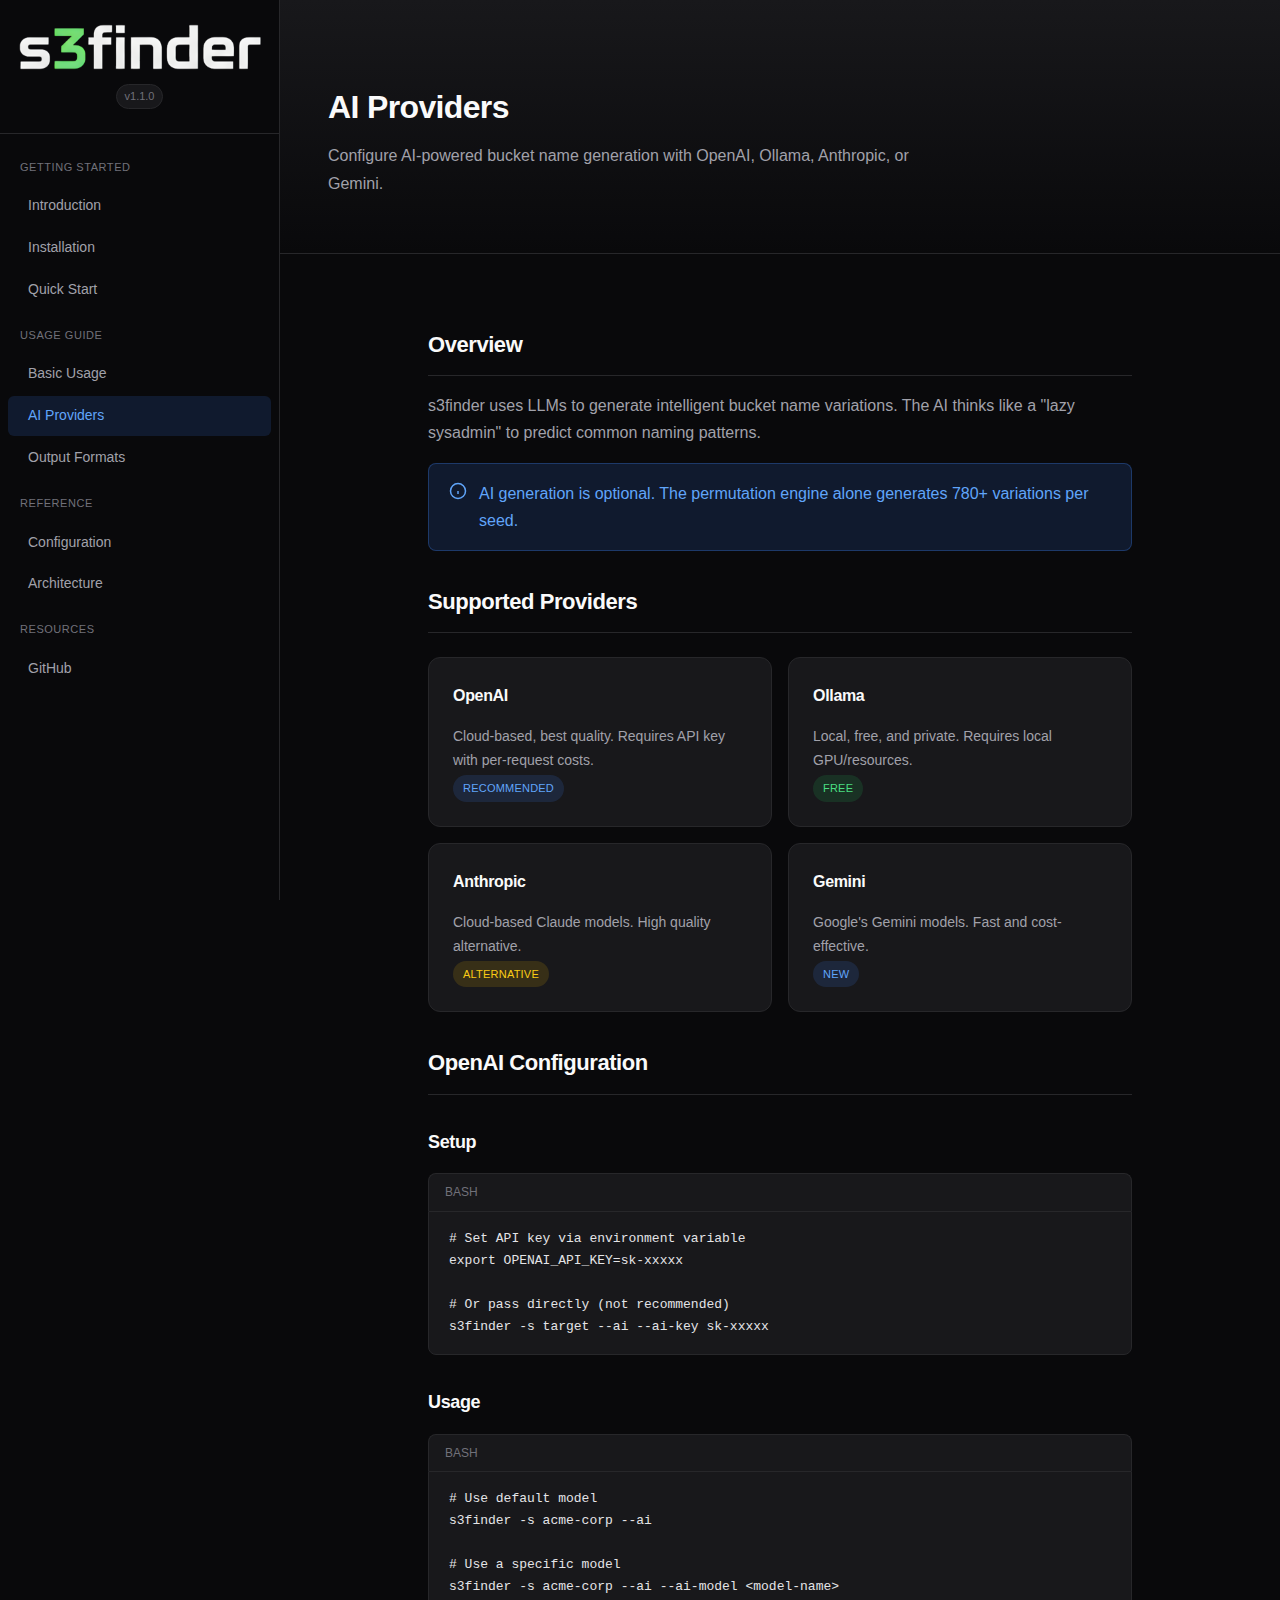
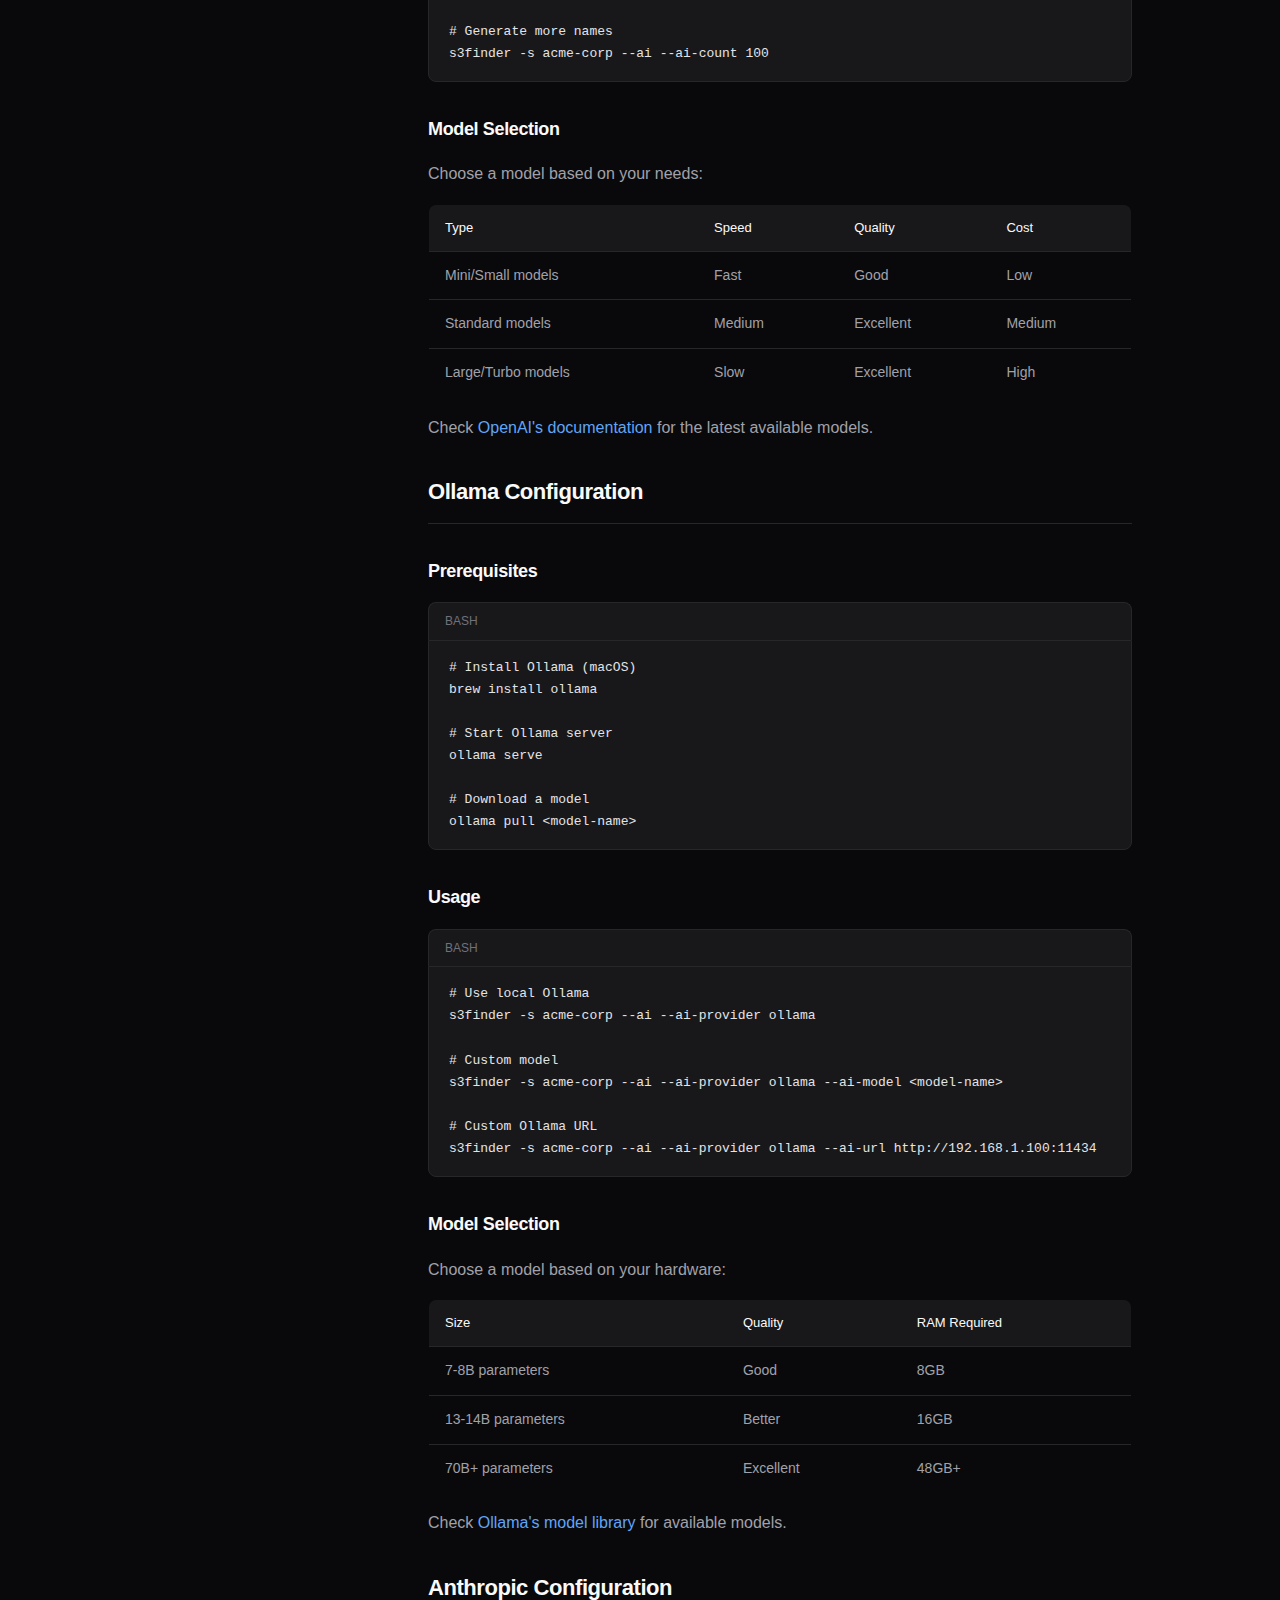
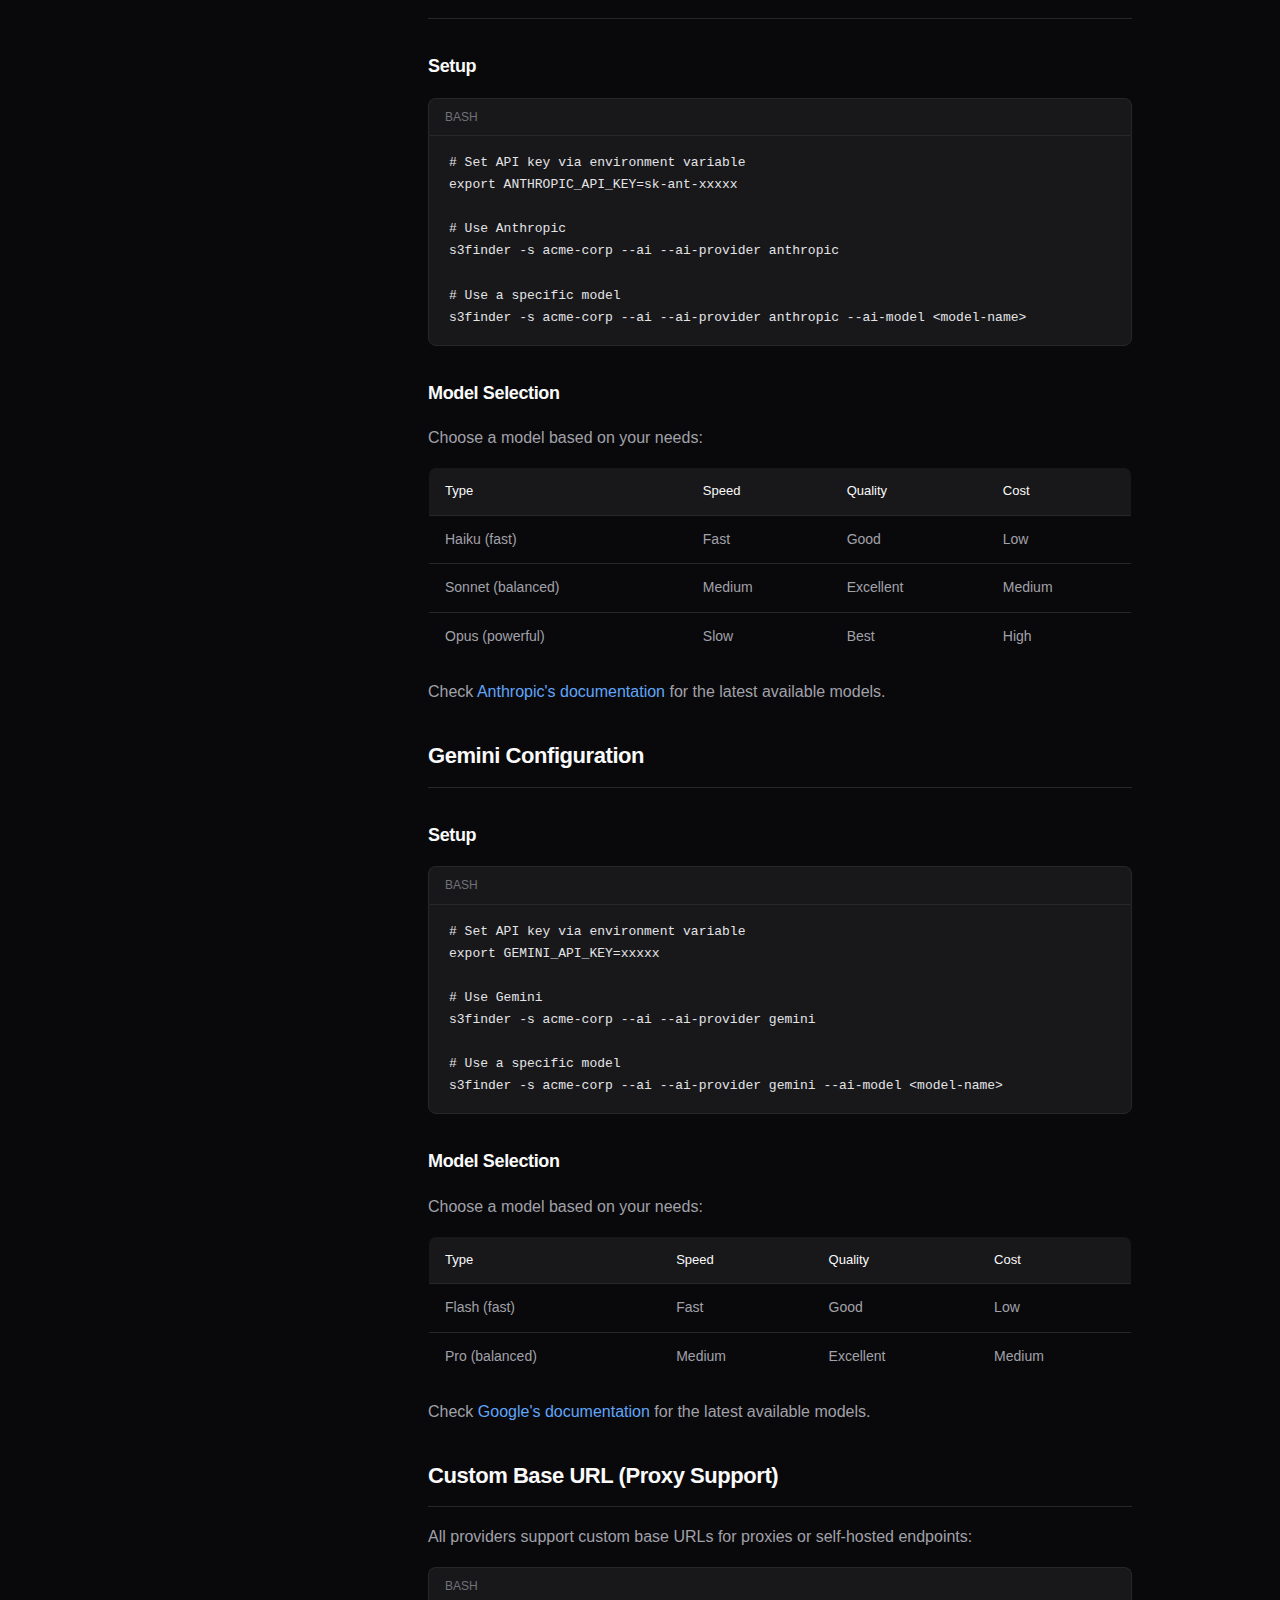
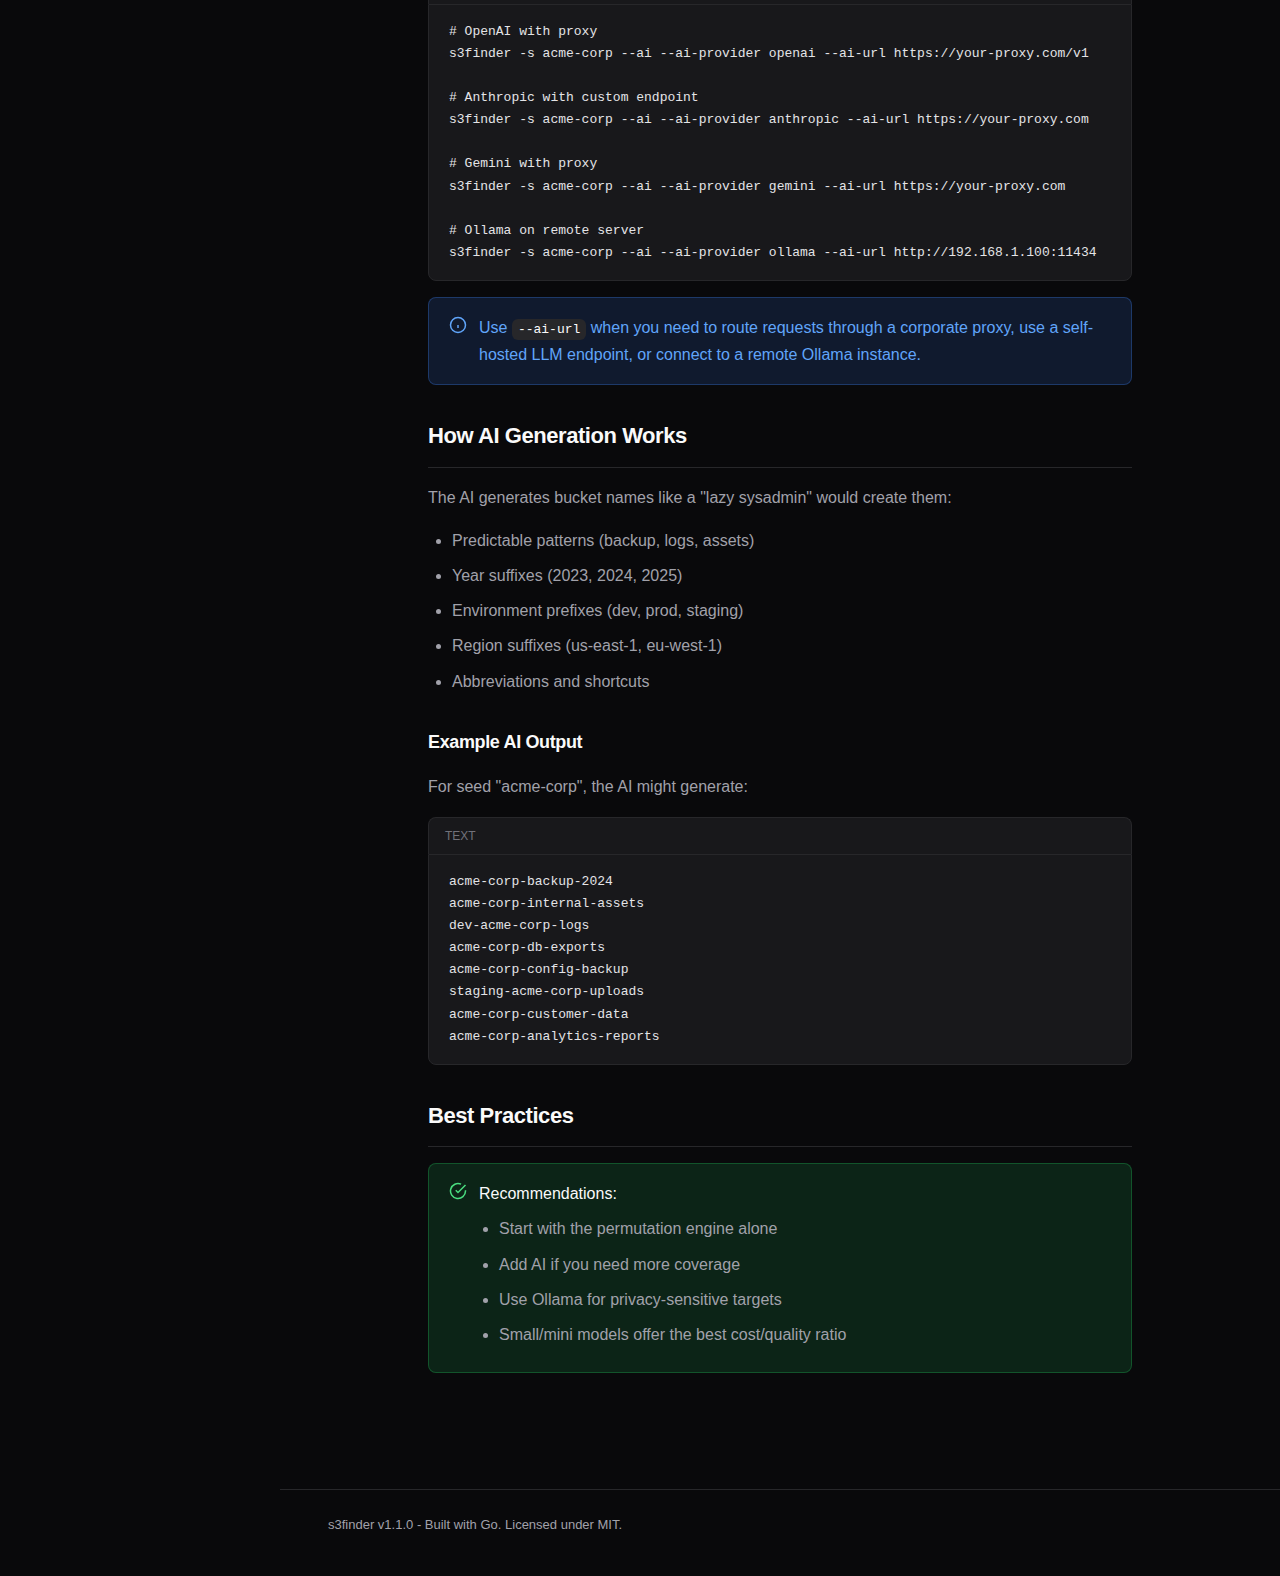
<file: docs/ai-providers.html>
<!DOCTYPE html>
<html lang="en">
<head>
  <meta charset="UTF-8">
  <meta name="viewport" content="width=device-width, initial-scale=1.0">
  <title>AI Providers - s3finder Documentation</title>
  <link rel="stylesheet" href="css/style.css">
</head>
<body>
  <div class="docs-wrapper">
    <!-- Mobile Menu -->
    <button class="mobile-menu-btn" onclick="toggleMenu()" aria-label="Toggle menu">
      <svg viewBox="0 0 24 24" fill="none" stroke="currentColor" stroke-width="2">
        <line x1="3" y1="12" x2="21" y2="12"/>
        <line x1="3" y1="6" x2="21" y2="6"/>
        <line x1="3" y1="18" x2="21" y2="18"/>
      </svg>
    </button>
    <div class="sidebar-overlay" onclick="toggleMenu()"></div>

    <aside class="sidebar">
      <div class="sidebar-header">
        <a href="index.html" class="sidebar-logo">
          <img src="images/logo.png" alt="s3finder">
        </a>
        <div class="sidebar-version">v1.2.0</div>
      </div>
      <nav class="sidebar-nav">
        <div class="nav-section">
          <div class="nav-section-title">Getting Started</div>
          <a href="index.html" class="nav-link">Introduction</a>
          <a href="installation.html" class="nav-link">Installation</a>
          <a href="quickstart.html" class="nav-link">Quick Start</a>
        </div>
        <div class="nav-section">
          <div class="nav-section-title">Usage Guide</div>
          <a href="usage.html" class="nav-link">Basic Usage</a>
          <a href="ai-providers.html" class="nav-link active">AI Providers</a>
          <a href="output.html" class="nav-link">Output Formats</a>
        </div>
        <div class="nav-section">
          <div class="nav-section-title">Reference</div>
          <a href="configuration.html" class="nav-link">Configuration</a>
          <a href="architecture.html" class="nav-link">Architecture</a>
        </div>
        <div class="nav-section">
          <div class="nav-section-title">Resources</div>
          <a href="https://github.com/xeloxa/s3finder" class="nav-link" target="_blank">GitHub</a>
        </div>
      </nav>
    </aside>

    <main class="main-content">
      <header class="content-header">
        <h1>AI Providers</h1>
        <p>Configure AI-powered bucket name generation with OpenAI, Ollama, Anthropic, or Gemini.</p>
      </header>

      <div class="content-body">
        <h2>Overview</h2>
        <p>s3finder uses LLMs to generate intelligent bucket name variations. The AI thinks like a "lazy sysadmin" to predict common naming patterns.</p>

        <div class="alert alert-info">
          <svg class="alert-icon" viewBox="0 0 24 24" fill="none" stroke="currentColor" stroke-width="2"><circle cx="12" cy="12" r="10"/><line x1="12" y1="16" x2="12" y2="12"/><line x1="12" y1="8" x2="12.01" y2="8"/></svg>
          <div>AI generation is optional. The permutation engine alone generates 780+ variations per seed.</div>
        </div>

        <h2>Supported Providers</h2>
        <div class="card-grid">
          <div class="card">
            <h3>OpenAI</h3>
            <p>Cloud-based, best quality. Requires API key with per-request costs.</p>
            <span class="badge badge-info">Recommended</span>
          </div>
          <div class="card">
            <h3>Ollama</h3>
            <p>Local, free, and private. Requires local GPU/resources.</p>
            <span class="badge badge-success">Free</span>
          </div>
          <div class="card">
            <h3>Anthropic</h3>
            <p>Cloud-based Claude models. High quality alternative.</p>
            <span class="badge badge-warning">Alternative</span>
          </div>
          <div class="card">
            <h3>Gemini</h3>
            <p>Google's Gemini models. Fast and cost-effective.</p>
            <span class="badge badge-info">New</span>
          </div>
        </div>

        <h2>OpenAI Configuration</h2>
        <h3>Setup</h3>
        <div class="code-header"><span class="code-lang">bash</span></div>
        <pre><code># Set API key via environment variable
export OPENAI_API_KEY=sk-xxxxx

# Or pass directly (not recommended)
s3finder -s target --ai --ai-key sk-xxxxx</code></pre>

        <h3>Usage</h3>
        <div class="code-header"><span class="code-lang">bash</span></div>
        <pre><code># Use default model
s3finder -s acme-corp --ai

# Use a specific model
s3finder -s acme-corp --ai --ai-model &lt;model-name&gt;

# Generate more names
s3finder -s acme-corp --ai --ai-count 100</code></pre>

        <h3>Model Selection</h3>
        <p>Choose a model based on your needs:</p>
        <table>
          <thead><tr><th>Type</th><th>Speed</th><th>Quality</th><th>Cost</th></tr></thead>
          <tbody>
            <tr><td>Mini/Small models</td><td>Fast</td><td>Good</td><td>Low</td></tr>
            <tr><td>Standard models</td><td>Medium</td><td>Excellent</td><td>Medium</td></tr>
            <tr><td>Large/Turbo models</td><td>Slow</td><td>Excellent</td><td>High</td></tr>
          </tbody>
        </table>
        <p>Check <a href="https://platform.openai.com/docs/models" target="_blank">OpenAI's documentation</a> for the latest available models.</p>

        <h2>Ollama Configuration</h2>
        <h3>Prerequisites</h3>
        <div class="code-header"><span class="code-lang">bash</span></div>
        <pre><code># Install Ollama (macOS)
brew install ollama

# Start Ollama server
ollama serve

# Download a model
ollama pull &lt;model-name&gt;</code></pre>

        <h3>Usage</h3>
        <div class="code-header"><span class="code-lang">bash</span></div>
        <pre><code># Use local Ollama
s3finder -s acme-corp --ai --ai-provider ollama

# Custom model
s3finder -s acme-corp --ai --ai-provider ollama --ai-model &lt;model-name&gt;

# Custom Ollama URL
s3finder -s acme-corp --ai --ai-provider ollama --ai-url http://192.168.1.100:11434</code></pre>

        <h3>Model Selection</h3>
        <p>Choose a model based on your hardware:</p>
        <table>
          <thead><tr><th>Size</th><th>Quality</th><th>RAM Required</th></tr></thead>
          <tbody>
            <tr><td>7-8B parameters</td><td>Good</td><td>8GB</td></tr>
            <tr><td>13-14B parameters</td><td>Better</td><td>16GB</td></tr>
            <tr><td>70B+ parameters</td><td>Excellent</td><td>48GB+</td></tr>
          </tbody>
        </table>
        <p>Check <a href="https://ollama.com/library" target="_blank">Ollama's model library</a> for available models.</p>

        <h2>Anthropic Configuration</h2>
        <h3>Setup</h3>
        <div class="code-header"><span class="code-lang">bash</span></div>
        <pre><code># Set API key via environment variable
export ANTHROPIC_API_KEY=sk-ant-xxxxx

# Use Anthropic
s3finder -s acme-corp --ai --ai-provider anthropic

# Use a specific model
s3finder -s acme-corp --ai --ai-provider anthropic --ai-model &lt;model-name&gt;</code></pre>

        <h3>Model Selection</h3>
        <p>Choose a model based on your needs:</p>
        <table>
          <thead><tr><th>Type</th><th>Speed</th><th>Quality</th><th>Cost</th></tr></thead>
          <tbody>
            <tr><td>Haiku (fast)</td><td>Fast</td><td>Good</td><td>Low</td></tr>
            <tr><td>Sonnet (balanced)</td><td>Medium</td><td>Excellent</td><td>Medium</td></tr>
            <tr><td>Opus (powerful)</td><td>Slow</td><td>Best</td><td>High</td></tr>
          </tbody>
        </table>
        <p>Check <a href="https://docs.anthropic.com/en/docs/about-claude/models" target="_blank">Anthropic's documentation</a> for the latest available models.</p>

        <h2>Gemini Configuration</h2>
        <h3>Setup</h3>
        <div class="code-header"><span class="code-lang">bash</span></div>
        <pre><code># Set API key via environment variable
export GEMINI_API_KEY=xxxxx

# Use Gemini
s3finder -s acme-corp --ai --ai-provider gemini

# Use a specific model
s3finder -s acme-corp --ai --ai-provider gemini --ai-model &lt;model-name&gt;</code></pre>

        <h3>Model Selection</h3>
        <p>Choose a model based on your needs:</p>
        <table>
          <thead><tr><th>Type</th><th>Speed</th><th>Quality</th><th>Cost</th></tr></thead>
          <tbody>
            <tr><td>Flash (fast)</td><td>Fast</td><td>Good</td><td>Low</td></tr>
            <tr><td>Pro (balanced)</td><td>Medium</td><td>Excellent</td><td>Medium</td></tr>
          </tbody>
        </table>
        <p>Check <a href="https://ai.google.dev/gemini-api/docs/models" target="_blank">Google's documentation</a> for the latest available models.</p>

        <h2>Custom Base URL (Proxy Support)</h2>
        <p>All providers support custom base URLs for proxies or self-hosted endpoints:</p>
        <div class="code-header"><span class="code-lang">bash</span></div>
        <pre><code># OpenAI with proxy
s3finder -s acme-corp --ai --ai-provider openai --ai-url https://your-proxy.com/v1

# Anthropic with custom endpoint
s3finder -s acme-corp --ai --ai-provider anthropic --ai-url https://your-proxy.com

# Gemini with proxy
s3finder -s acme-corp --ai --ai-provider gemini --ai-url https://your-proxy.com

# Ollama on remote server
s3finder -s acme-corp --ai --ai-provider ollama --ai-url http://192.168.1.100:11434</code></pre>

        <div class="alert alert-info">
          <svg class="alert-icon" viewBox="0 0 24 24" fill="none" stroke="currentColor" stroke-width="2"><circle cx="12" cy="12" r="10"/><line x1="12" y1="16" x2="12" y2="12"/><line x1="12" y1="8" x2="12.01" y2="8"/></svg>
          <div>Use <code>--ai-url</code> when you need to route requests through a corporate proxy, use a self-hosted LLM endpoint, or connect to a remote Ollama instance.</div>
        </div>

        <h2>How AI Generation Works</h2>
        <p>The AI generates bucket names like a "lazy sysadmin" would create them:</p>
        <ul>
          <li>Predictable patterns (backup, logs, assets)</li>
          <li>Year suffixes (2023, 2024, 2025)</li>
          <li>Environment prefixes (dev, prod, staging)</li>
          <li>Region suffixes (us-east-1, eu-west-1)</li>
          <li>Abbreviations and shortcuts</li>
        </ul>

        <h3>Example AI Output</h3>
        <p>For seed "acme-corp", the AI might generate:</p>
        <div class="code-header"><span class="code-lang">text</span></div>
        <pre><code>acme-corp-backup-2024
acme-corp-internal-assets
dev-acme-corp-logs
acme-corp-db-exports
acme-corp-config-backup
staging-acme-corp-uploads
acme-corp-customer-data
acme-corp-analytics-reports</code></pre>

        <h2>Best Practices</h2>
        <div class="alert alert-success">
          <svg class="alert-icon" viewBox="0 0 24 24" fill="none" stroke="currentColor" stroke-width="2"><path d="M22 11.08V12a10 10 0 1 1-5.93-9.14"/><polyline points="22 4 12 14.01 9 11.01"/></svg>
          <div>
            <strong>Recommendations:</strong>
            <ul style="margin: 8px 0 0 0; padding-left: 20px;">
              <li>Start with the permutation engine alone</li>
              <li>Add AI if you need more coverage</li>
              <li>Use Ollama for privacy-sensitive targets</li>
              <li>Small/mini models offer the best cost/quality ratio</li>
            </ul>
          </div>
        </div>
      </div>

      <footer class="docs-footer">
        <p>s3finder v1.2.0 - Built with Go. Licensed under MIT.</p>
      </footer>
    </main>
  </div>

  <script>
    function toggleMenu() {
      document.querySelector('.sidebar').classList.toggle('open');
      document.querySelector('.sidebar-overlay').classList.toggle('active');
    }
  </script>
  <script src="js/version.js"></script>
</body>
</html>
</file>
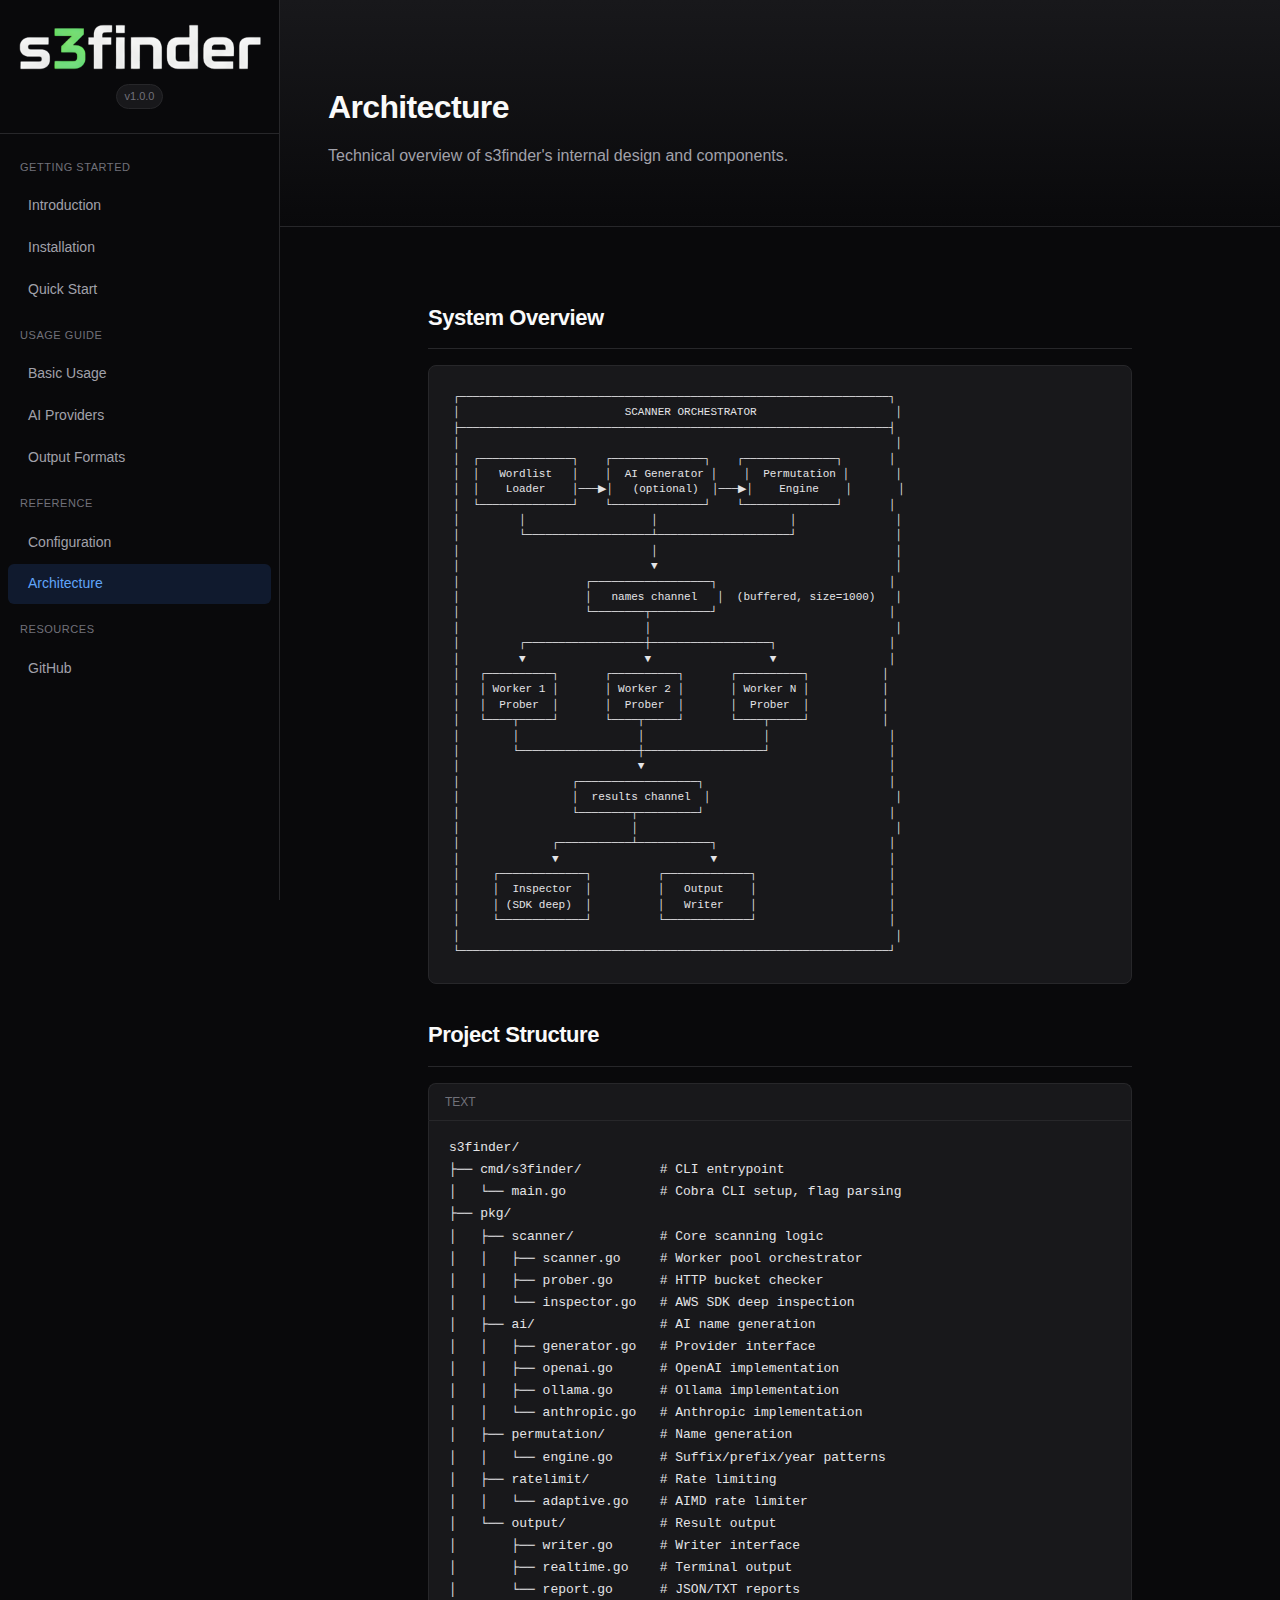
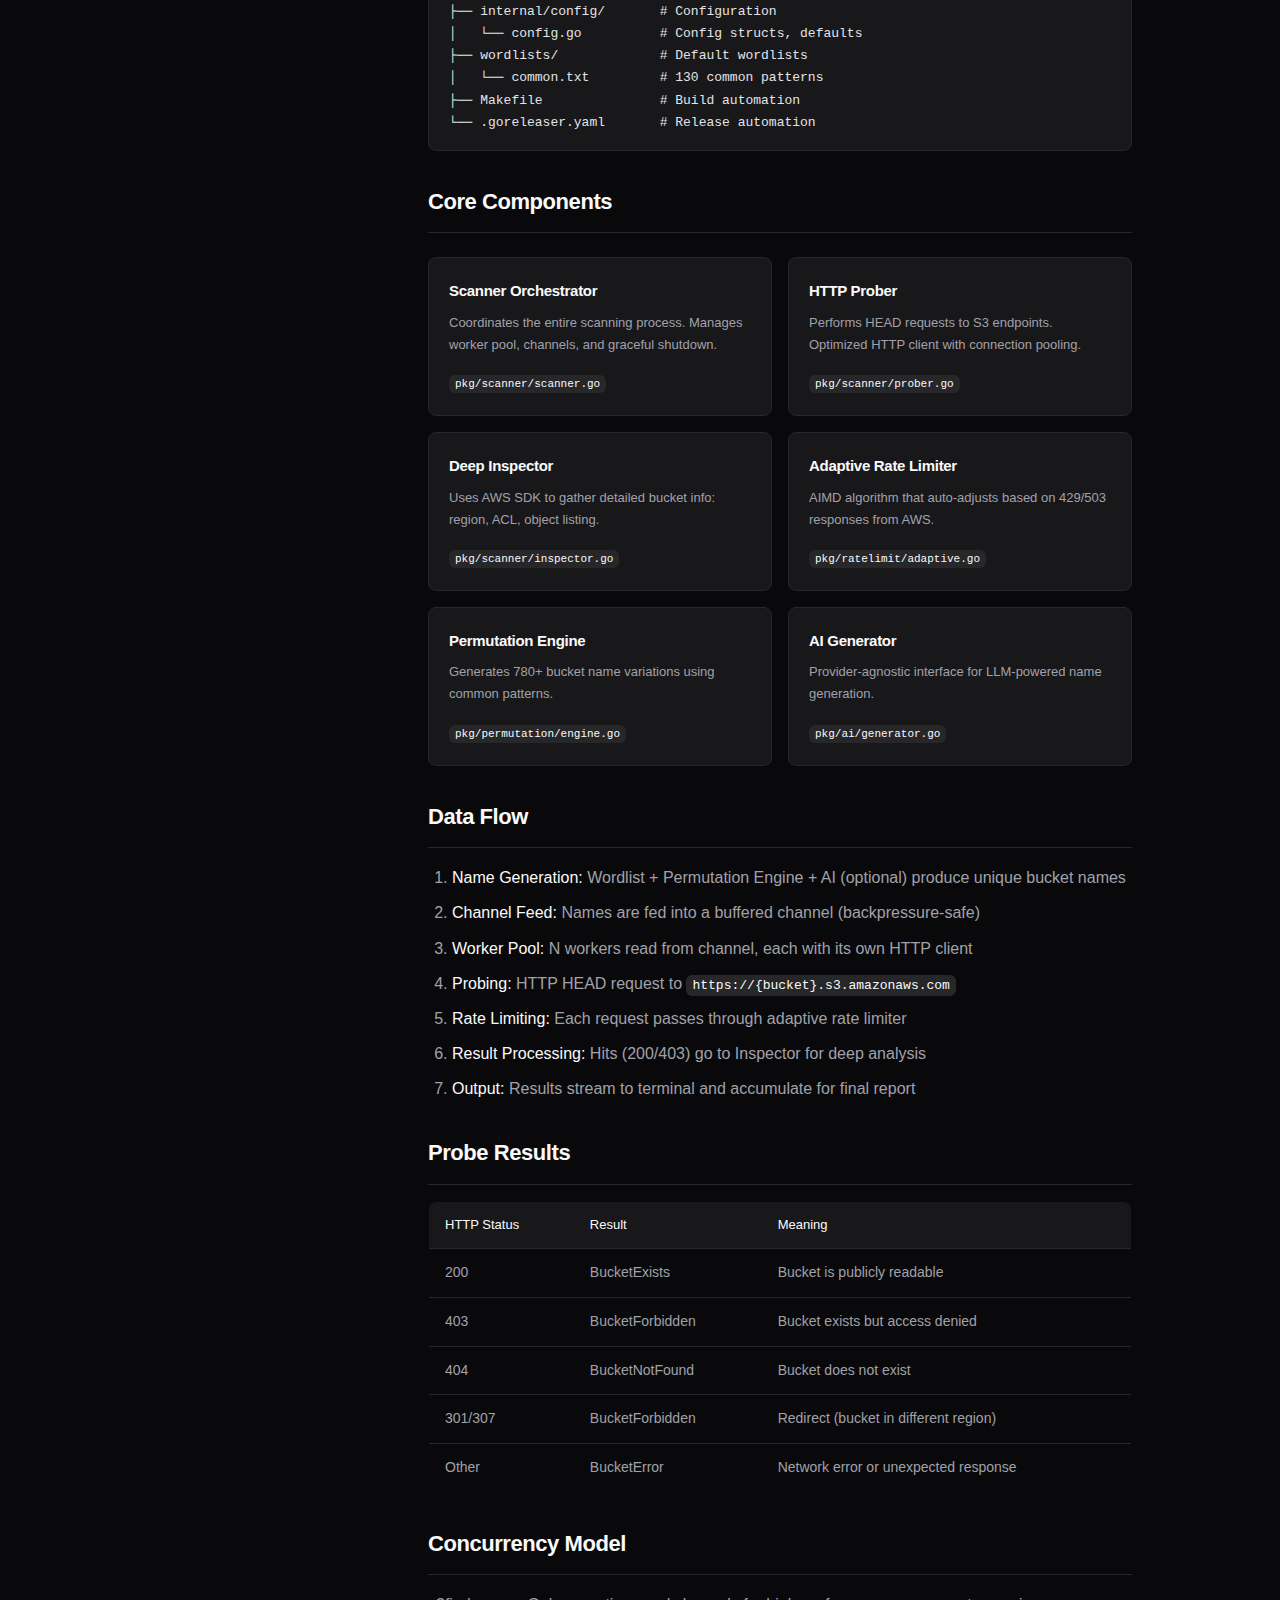
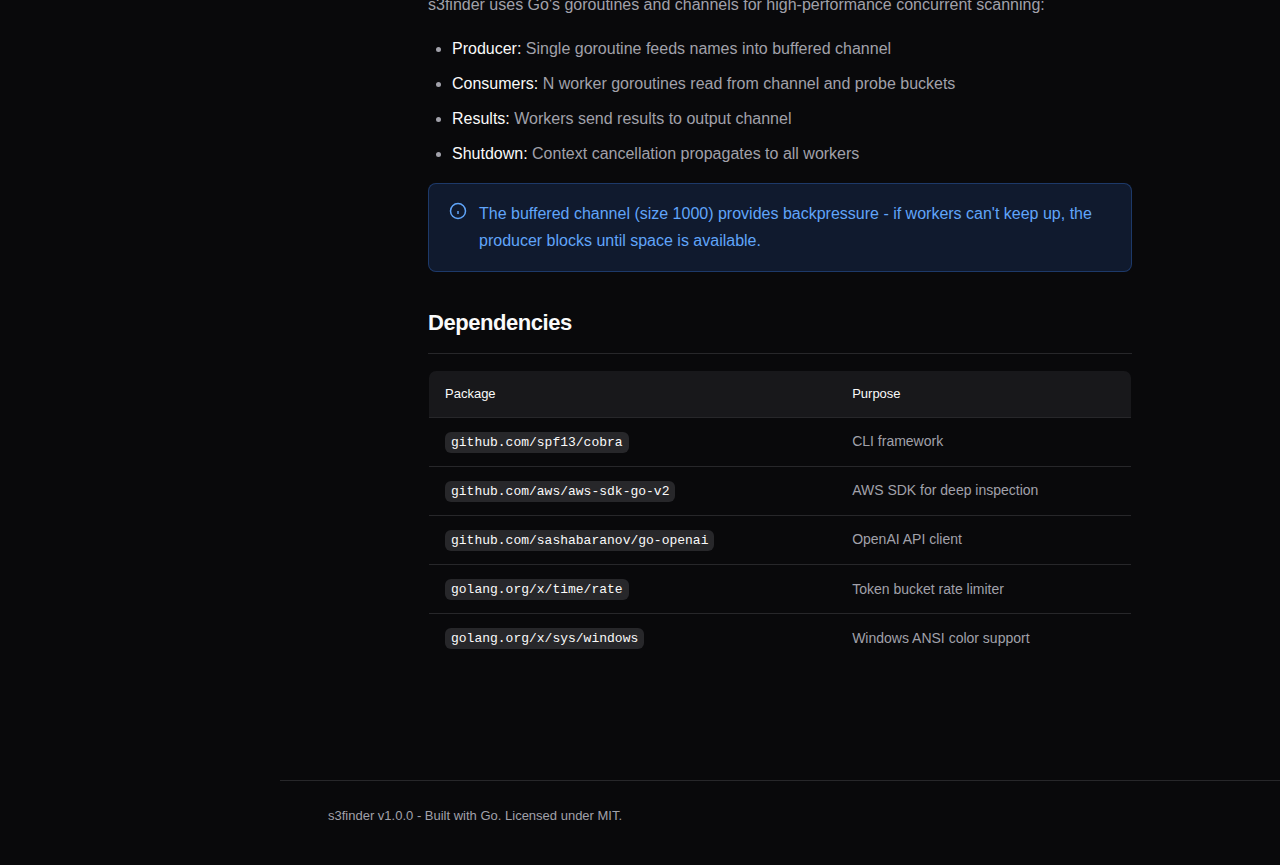
<file: docs/architecture.html>
<!DOCTYPE html>
<html lang="en">
<head>
  <meta charset="UTF-8">
  <meta name="viewport" content="width=device-width, initial-scale=1.0">
  <title>Architecture - s3finder Documentation</title>
  <link rel="stylesheet" href="css/style.css">
</head>
<body>
  <div class="docs-wrapper">
    <!-- Mobile Menu -->
    <button class="mobile-menu-btn" onclick="toggleMenu()" aria-label="Toggle menu">
      <svg viewBox="0 0 24 24" fill="none" stroke="currentColor" stroke-width="2">
        <line x1="3" y1="12" x2="21" y2="12"/>
        <line x1="3" y1="6" x2="21" y2="6"/>
        <line x1="3" y1="18" x2="21" y2="18"/>
      </svg>
    </button>
    <div class="sidebar-overlay" onclick="toggleMenu()"></div>

    <aside class="sidebar">
      <div class="sidebar-header">
        <a href="index.html" class="sidebar-logo">
          <img src="images/logo.png" alt="s3finder">
        </a>
        <div class="sidebar-version">v1.0.0</div>
      </div>
      <nav class="sidebar-nav">
        <div class="nav-section">
          <div class="nav-section-title">Getting Started</div>
          <a href="index.html" class="nav-link">Introduction</a>
          <a href="installation.html" class="nav-link">Installation</a>
          <a href="quickstart.html" class="nav-link">Quick Start</a>
        </div>
        <div class="nav-section">
          <div class="nav-section-title">Usage Guide</div>
          <a href="usage.html" class="nav-link">Basic Usage</a>
          <a href="ai-providers.html" class="nav-link">AI Providers</a>
          <a href="output.html" class="nav-link">Output Formats</a>
        </div>
        <div class="nav-section">
          <div class="nav-section-title">Reference</div>
          <a href="configuration.html" class="nav-link">Configuration</a>
          <a href="architecture.html" class="nav-link active">Architecture</a>
        </div>
        <div class="nav-section">
          <div class="nav-section-title">Resources</div>
          <a href="https://github.com/xeloxa/s3finder" class="nav-link" target="_blank">GitHub</a>
        </div>
      </nav>
    </aside>

    <main class="main-content">
      <header class="content-header">
        <h1>Architecture</h1>
        <p>Technical overview of s3finder's internal design and components.</p>
      </header>

      <div class="content-body">
        <h2>System Overview</h2>
        <div class="arch-diagram">┌─────────────────────────────────────────────────────────────────┐
│                         SCANNER ORCHESTRATOR                     │
├─────────────────────────────────────────────────────────────────┤
│                                                                  │
│  ┌──────────────┐    ┌──────────────┐    ┌──────────────┐       │
│  │   Wordlist   │    │  AI Generator │    │  Permutation │       │
│  │    Loader    │───▶│   (optional)  │───▶│    Engine    │       │
│  └──────────────┘    └──────────────┘    └──────────────┘       │
│         │                   │                    │               │
│         └───────────────────┴────────────────────┘               │
│                             │                                    │
│                             ▼                                    │
│                   ┌──────────────────┐                          │
│                   │   names channel   │  (buffered, size=1000)   │
│                   └────────┬─────────┘                          │
│                            │                                     │
│         ┌──────────────────┼──────────────────┐                 │
│         ▼                  ▼                  ▼                 │
│   ┌──────────┐       ┌──────────┐       ┌──────────┐           │
│   │ Worker 1 │       │ Worker 2 │       │ Worker N │           │
│   │  Prober  │       │  Prober  │       │  Prober  │           │
│   └────┬─────┘       └────┬─────┘       └────┬─────┘           │
│        │                  │                  │                  │
│        └──────────────────┼──────────────────┘                  │
│                           ▼                                     │
│                 ┌──────────────────┐                            │
│                 │  results channel  │                            │
│                 └────────┬─────────┘                            │
│                          │                                       │
│              ┌───────────┴───────────┐                          │
│              ▼                       ▼                          │
│     ┌─────────────┐          ┌─────────────┐                    │
│     │  Inspector  │          │   Output    │                    │
│     │ (SDK deep)  │          │   Writer    │                    │
│     └─────────────┘          └─────────────┘                    │
│                                                                  │
└─────────────────────────────────────────────────────────────────┘</div>

        <h2>Project Structure</h2>
        <div class="code-header"><span class="code-lang">text</span></div>
        <pre><code>s3finder/
├── cmd/s3finder/          # CLI entrypoint
│   └── main.go            # Cobra CLI setup, flag parsing
├── pkg/
│   ├── scanner/           # Core scanning logic
│   │   ├── scanner.go     # Worker pool orchestrator
│   │   ├── prober.go      # HTTP bucket checker
│   │   └── inspector.go   # AWS SDK deep inspection
│   ├── ai/                # AI name generation
│   │   ├── generator.go   # Provider interface
│   │   ├── openai.go      # OpenAI implementation
│   │   ├── ollama.go      # Ollama implementation
│   │   └── anthropic.go   # Anthropic implementation
│   ├── permutation/       # Name generation
│   │   └── engine.go      # Suffix/prefix/year patterns
│   ├── ratelimit/         # Rate limiting
│   │   └── adaptive.go    # AIMD rate limiter
│   └── output/            # Result output
│       ├── writer.go      # Writer interface
│       ├── realtime.go    # Terminal output
│       └── report.go      # JSON/TXT reports
├── internal/config/       # Configuration
│   └── config.go          # Config structs, defaults
├── wordlists/             # Default wordlists
│   └── common.txt         # 130 common patterns
├── Makefile               # Build automation
└── .goreleaser.yaml       # Release automation</code></pre>

        <h2>Core Components</h2>
        <div class="component-list">
          <div class="component-item">
            <h4>Scanner Orchestrator</h4>
            <p>Coordinates the entire scanning process. Manages worker pool, channels, and graceful shutdown.</p>
            <code>pkg/scanner/scanner.go</code>
          </div>
          <div class="component-item">
            <h4>HTTP Prober</h4>
            <p>Performs HEAD requests to S3 endpoints. Optimized HTTP client with connection pooling.</p>
            <code>pkg/scanner/prober.go</code>
          </div>
          <div class="component-item">
            <h4>Deep Inspector</h4>
            <p>Uses AWS SDK to gather detailed bucket info: region, ACL, object listing.</p>
            <code>pkg/scanner/inspector.go</code>
          </div>
          <div class="component-item">
            <h4>Adaptive Rate Limiter</h4>
            <p>AIMD algorithm that auto-adjusts based on 429/503 responses from AWS.</p>
            <code>pkg/ratelimit/adaptive.go</code>
          </div>
          <div class="component-item">
            <h4>Permutation Engine</h4>
            <p>Generates 780+ bucket name variations using common patterns.</p>
            <code>pkg/permutation/engine.go</code>
          </div>
          <div class="component-item">
            <h4>AI Generator</h4>
            <p>Provider-agnostic interface for LLM-powered name generation.</p>
            <code>pkg/ai/generator.go</code>
          </div>
        </div>

        <h2>Data Flow</h2>
        <ol>
          <li><strong>Name Generation:</strong> Wordlist + Permutation Engine + AI (optional) produce unique bucket names</li>
          <li><strong>Channel Feed:</strong> Names are fed into a buffered channel (backpressure-safe)</li>
          <li><strong>Worker Pool:</strong> N workers read from channel, each with its own HTTP client</li>
          <li><strong>Probing:</strong> HTTP HEAD request to <code>https://{bucket}.s3.amazonaws.com</code></li>
          <li><strong>Rate Limiting:</strong> Each request passes through adaptive rate limiter</li>
          <li><strong>Result Processing:</strong> Hits (200/403) go to Inspector for deep analysis</li>
          <li><strong>Output:</strong> Results stream to terminal and accumulate for final report</li>
        </ol>

        <h2>Probe Results</h2>
        <table>
          <thead><tr><th>HTTP Status</th><th>Result</th><th>Meaning</th></tr></thead>
          <tbody>
            <tr><td>200</td><td>BucketExists</td><td>Bucket is publicly readable</td></tr>
            <tr><td>403</td><td>BucketForbidden</td><td>Bucket exists but access denied</td></tr>
            <tr><td>404</td><td>BucketNotFound</td><td>Bucket does not exist</td></tr>
            <tr><td>301/307</td><td>BucketForbidden</td><td>Redirect (bucket in different region)</td></tr>
            <tr><td>Other</td><td>BucketError</td><td>Network error or unexpected response</td></tr>
          </tbody>
        </table>

        <h2>Concurrency Model</h2>
        <p>s3finder uses Go's goroutines and channels for high-performance concurrent scanning:</p>
        <ul>
          <li><strong>Producer:</strong> Single goroutine feeds names into buffered channel</li>
          <li><strong>Consumers:</strong> N worker goroutines read from channel and probe buckets</li>
          <li><strong>Results:</strong> Workers send results to output channel</li>
          <li><strong>Shutdown:</strong> Context cancellation propagates to all workers</li>
        </ul>

        <div class="alert alert-info">
          <svg class="alert-icon" viewBox="0 0 24 24" fill="none" stroke="currentColor" stroke-width="2"><circle cx="12" cy="12" r="10"/><line x1="12" y1="16" x2="12" y2="12"/><line x1="12" y1="8" x2="12.01" y2="8"/></svg>
          <div>The buffered channel (size 1000) provides backpressure - if workers can't keep up, the producer blocks until space is available.</div>
        </div>

        <h2>Dependencies</h2>
        <table>
          <thead><tr><th>Package</th><th>Purpose</th></tr></thead>
          <tbody>
            <tr><td><code>github.com/spf13/cobra</code></td><td>CLI framework</td></tr>
            <tr><td><code>github.com/aws/aws-sdk-go-v2</code></td><td>AWS SDK for deep inspection</td></tr>
            <tr><td><code>github.com/sashabaranov/go-openai</code></td><td>OpenAI API client</td></tr>
            <tr><td><code>golang.org/x/time/rate</code></td><td>Token bucket rate limiter</td></tr>
            <tr><td><code>golang.org/x/sys/windows</code></td><td>Windows ANSI color support</td></tr>
          </tbody>
        </table>
      </div>

      <footer class="docs-footer">
        <p>s3finder v1.0.0 - Built with Go. Licensed under MIT.</p>
      </footer>
    </main>
  </div>

  <script>
    function toggleMenu() {
      document.querySelector('.sidebar').classList.toggle('open');
      document.querySelector('.sidebar-overlay').classList.toggle('active');
    }
  </script>
</body>
</html>
</file>
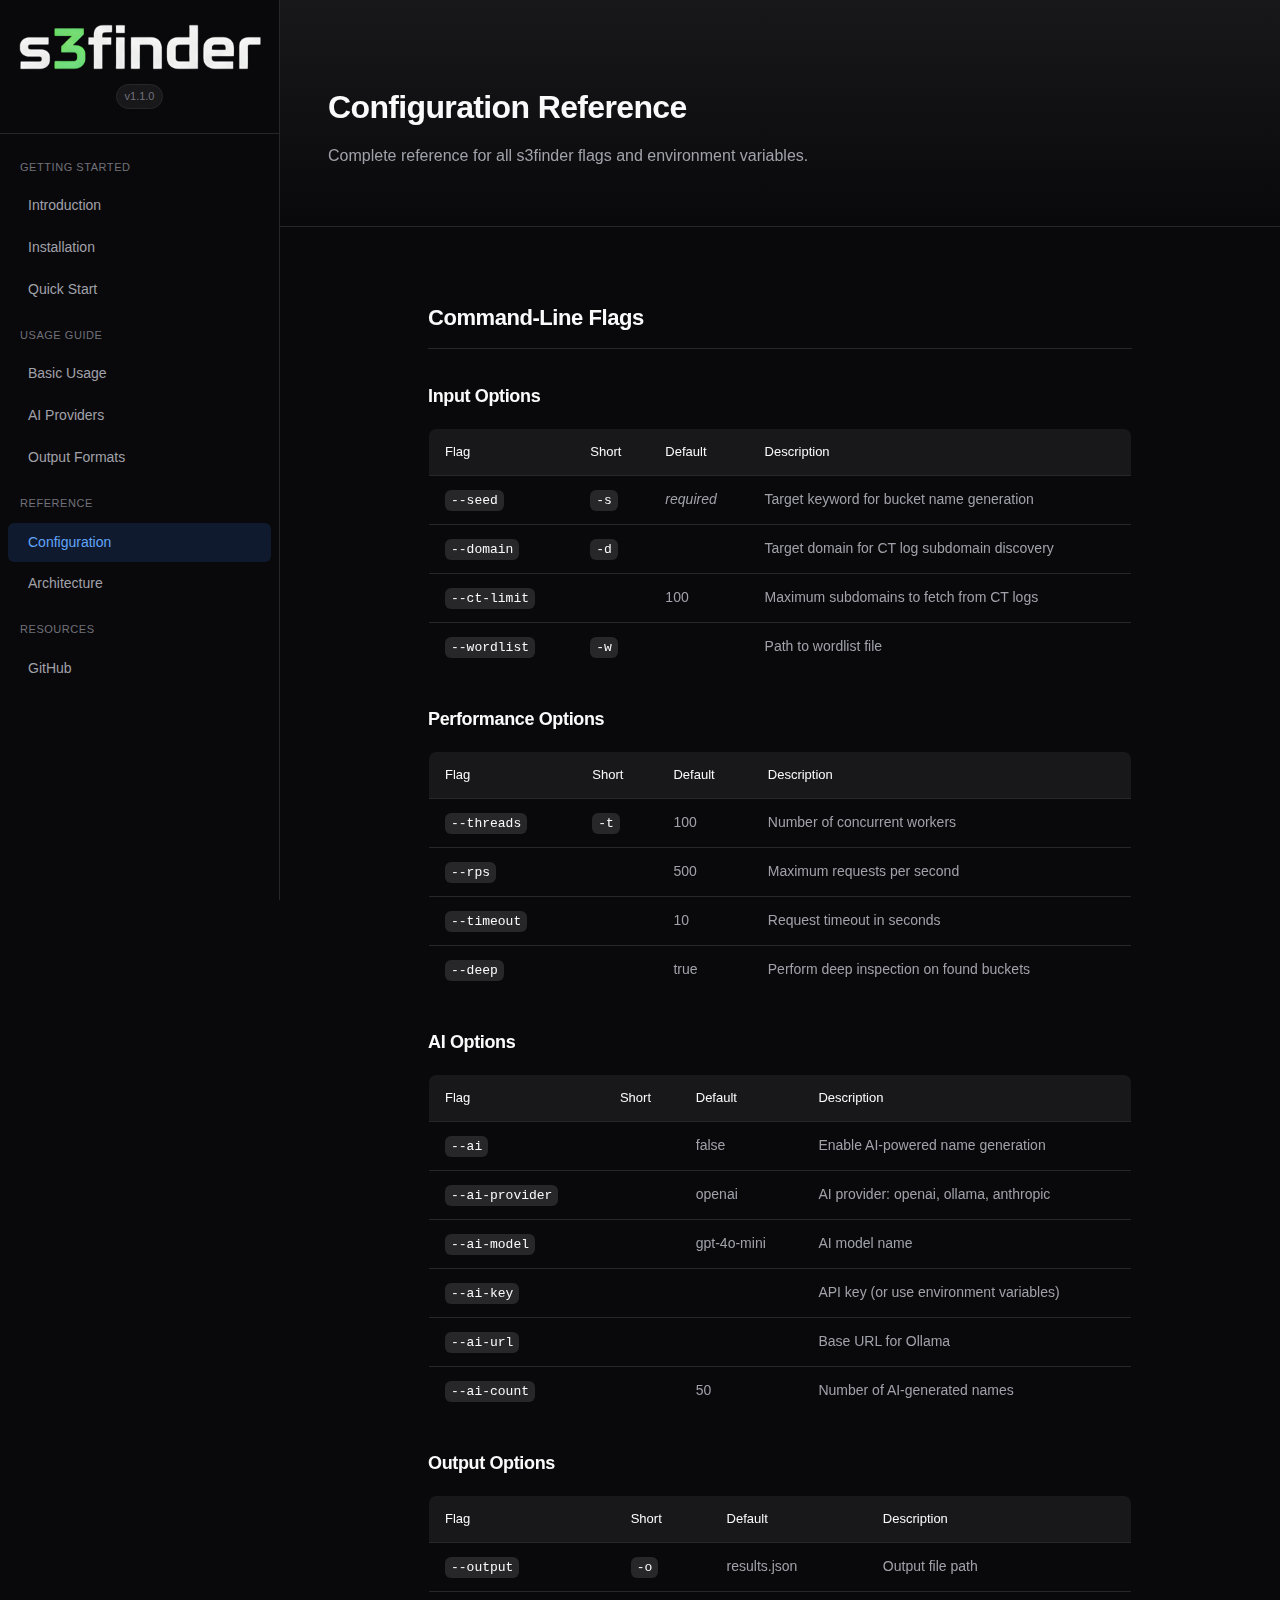
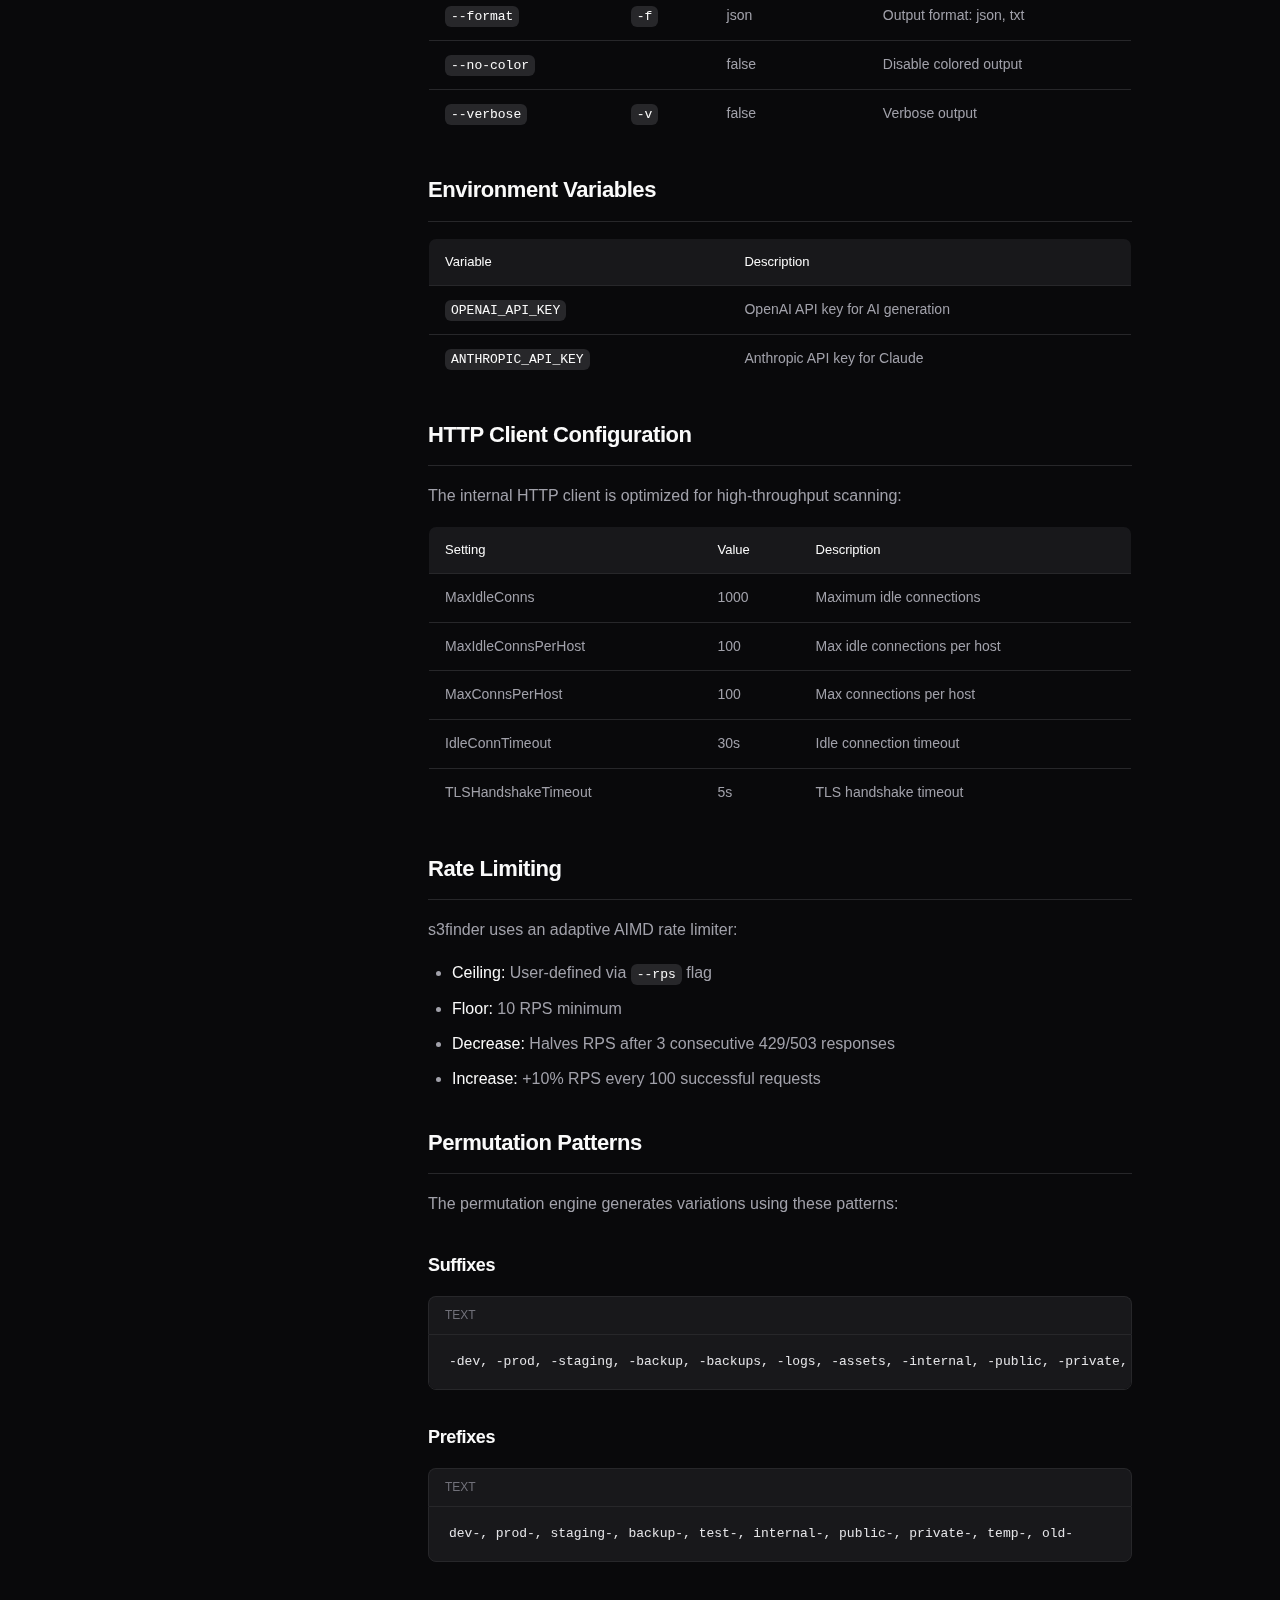
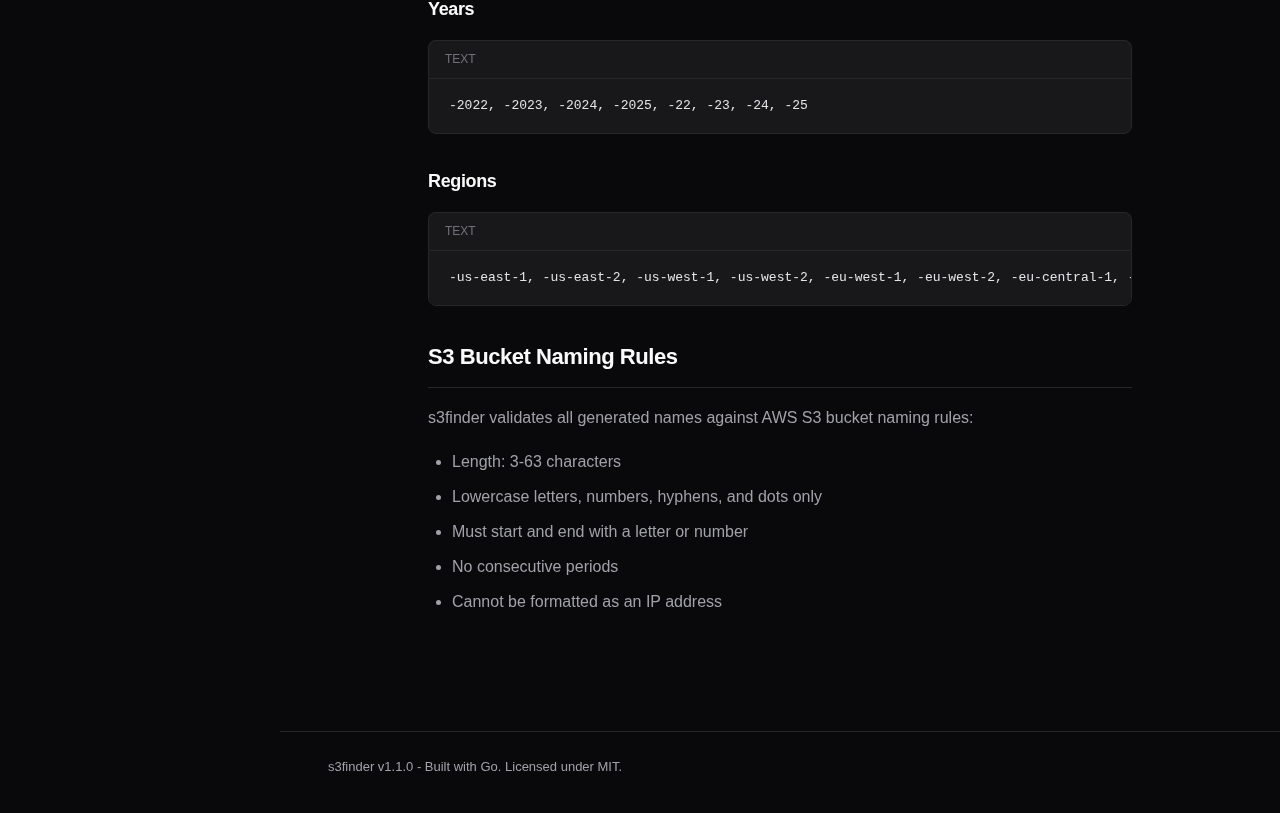
<file: docs/configuration.html>
<!DOCTYPE html>
<html lang="en">
<head>
  <meta charset="UTF-8">
  <meta name="viewport" content="width=device-width, initial-scale=1.0">
  <title>Configuration - s3finder Documentation</title>
  <link rel="stylesheet" href="css/style.css">
</head>
<body>
  <div class="docs-wrapper">
    <!-- Mobile Menu -->
    <button class="mobile-menu-btn" onclick="toggleMenu()" aria-label="Toggle menu">
      <svg viewBox="0 0 24 24" fill="none" stroke="currentColor" stroke-width="2">
        <line x1="3" y1="12" x2="21" y2="12"/>
        <line x1="3" y1="6" x2="21" y2="6"/>
        <line x1="3" y1="18" x2="21" y2="18"/>
      </svg>
    </button>
    <div class="sidebar-overlay" onclick="toggleMenu()"></div>

    <aside class="sidebar">
      <div class="sidebar-header">
        <a href="index.html" class="sidebar-logo">
          <img src="images/logo.png" alt="s3finder">
        </a>
        <div class="sidebar-version">v1.2.0</div>
      </div>
      <nav class="sidebar-nav">
        <div class="nav-section">
          <div class="nav-section-title">Getting Started</div>
          <a href="index.html" class="nav-link">Introduction</a>
          <a href="installation.html" class="nav-link">Installation</a>
          <a href="quickstart.html" class="nav-link">Quick Start</a>
        </div>
        <div class="nav-section">
          <div class="nav-section-title">Usage Guide</div>
          <a href="usage.html" class="nav-link">Basic Usage</a>
          <a href="ai-providers.html" class="nav-link">AI Providers</a>
          <a href="output.html" class="nav-link">Output Formats</a>
        </div>
        <div class="nav-section">
          <div class="nav-section-title">Reference</div>
          <a href="configuration.html" class="nav-link active">Configuration</a>
          <a href="architecture.html" class="nav-link">Architecture</a>
        </div>
        <div class="nav-section">
          <div class="nav-section-title">Resources</div>
          <a href="https://github.com/xeloxa/s3finder" class="nav-link" target="_blank">GitHub</a>
        </div>
      </nav>
    </aside>

    <main class="main-content">
      <header class="content-header">
        <h1>Configuration Reference</h1>
        <p>Complete reference for all s3finder flags and environment variables.</p>
      </header>

      <div class="content-body">
        <h2>Command-Line Flags</h2>

        <h3>Input Options</h3>
        <table>
          <thead><tr><th>Flag</th><th>Short</th><th>Default</th><th>Description</th></tr></thead>
          <tbody>
            <tr><td><code>--seed</code></td><td><code>-s</code></td><td><em>required</em></td><td>Target keyword for bucket name generation</td></tr>
            <tr><td><code>--domain</code></td><td><code>-d</code></td><td></td><td>Target domain for CT log subdomain discovery</td></tr>
            <tr><td><code>--ct-limit</code></td><td></td><td>100</td><td>Maximum subdomains to fetch from CT logs</td></tr>
            <tr><td><code>--wordlist</code></td><td><code>-w</code></td><td></td><td>Path to wordlist file</td></tr>
          </tbody>
        </table>

        <h3>Performance Options</h3>
        <table>
          <thead><tr><th>Flag</th><th>Short</th><th>Default</th><th>Description</th></tr></thead>
          <tbody>
            <tr><td><code>--threads</code></td><td><code>-t</code></td><td>100</td><td>Number of concurrent workers</td></tr>
            <tr><td><code>--rps</code></td><td></td><td>500</td><td>Maximum requests per second</td></tr>
            <tr><td><code>--timeout</code></td><td></td><td>10</td><td>Request timeout in seconds</td></tr>
            <tr><td><code>--deep</code></td><td></td><td>true</td><td>Perform deep inspection on found buckets</td></tr>
          </tbody>
        </table>

        <h3>AI Options</h3>
        <table>
          <thead><tr><th>Flag</th><th>Short</th><th>Default</th><th>Description</th></tr></thead>
          <tbody>
            <tr><td><code>--ai</code></td><td></td><td>false</td><td>Enable AI-powered name generation</td></tr>
            <tr><td><code>--ai-provider</code></td><td></td><td>openai</td><td>AI provider: openai, ollama, anthropic</td></tr>
            <tr><td><code>--ai-model</code></td><td></td><td>gpt-4o-mini</td><td>AI model name</td></tr>
            <tr><td><code>--ai-key</code></td><td></td><td></td><td>API key (or use environment variables)</td></tr>
            <tr><td><code>--ai-url</code></td><td></td><td></td><td>Base URL for Ollama</td></tr>
            <tr><td><code>--ai-count</code></td><td></td><td>50</td><td>Number of AI-generated names</td></tr>
          </tbody>
        </table>

        <h3>Output Options</h3>
        <table>
          <thead><tr><th>Flag</th><th>Short</th><th>Default</th><th>Description</th></tr></thead>
          <tbody>
            <tr><td><code>--output</code></td><td><code>-o</code></td><td>results.json</td><td>Output file path</td></tr>
            <tr><td><code>--format</code></td><td><code>-f</code></td><td>json</td><td>Output format: json, txt</td></tr>
            <tr><td><code>--no-color</code></td><td></td><td>false</td><td>Disable colored output</td></tr>
            <tr><td><code>--verbose</code></td><td><code>-v</code></td><td>false</td><td>Verbose output</td></tr>
          </tbody>
        </table>

        <h2>Environment Variables</h2>
        <table>
          <thead><tr><th>Variable</th><th>Description</th></tr></thead>
          <tbody>
            <tr><td><code>OPENAI_API_KEY</code></td><td>OpenAI API key for AI generation</td></tr>
            <tr><td><code>ANTHROPIC_API_KEY</code></td><td>Anthropic API key for Claude</td></tr>
          </tbody>
        </table>

        <h2>HTTP Client Configuration</h2>
        <p>The internal HTTP client is optimized for high-throughput scanning:</p>
        <table>
          <thead><tr><th>Setting</th><th>Value</th><th>Description</th></tr></thead>
          <tbody>
            <tr><td>MaxIdleConns</td><td>1000</td><td>Maximum idle connections</td></tr>
            <tr><td>MaxIdleConnsPerHost</td><td>100</td><td>Max idle connections per host</td></tr>
            <tr><td>MaxConnsPerHost</td><td>100</td><td>Max connections per host</td></tr>
            <tr><td>IdleConnTimeout</td><td>30s</td><td>Idle connection timeout</td></tr>
            <tr><td>TLSHandshakeTimeout</td><td>5s</td><td>TLS handshake timeout</td></tr>
          </tbody>
        </table>

        <h2>Rate Limiting</h2>
        <p>s3finder uses an adaptive AIMD rate limiter:</p>
        <ul>
          <li><strong>Ceiling:</strong> User-defined via <code>--rps</code> flag</li>
          <li><strong>Floor:</strong> 10 RPS minimum</li>
          <li><strong>Decrease:</strong> Halves RPS after 3 consecutive 429/503 responses</li>
          <li><strong>Increase:</strong> +10% RPS every 100 successful requests</li>
        </ul>

        <h2>Permutation Patterns</h2>
        <p>The permutation engine generates variations using these patterns:</p>

        <h3>Suffixes</h3>
        <div class="code-header"><span class="code-lang">text</span></div>
        <pre><code>-dev, -prod, -staging, -backup, -backups, -logs, -assets, -internal, -public, -private, -data, -files, -media, -static, -cdn, -api, -web, -app, -test, -temp, -archive, -old, -new, -v2, -beta</code></pre>

        <h3>Prefixes</h3>
        <div class="code-header"><span class="code-lang">text</span></div>
        <pre><code>dev-, prod-, staging-, backup-, test-, internal-, public-, private-, temp-, old-</code></pre>

        <h3>Years</h3>
        <div class="code-header"><span class="code-lang">text</span></div>
        <pre><code>-2022, -2023, -2024, -2025, -22, -23, -24, -25</code></pre>

        <h3>Regions</h3>
        <div class="code-header"><span class="code-lang">text</span></div>
        <pre><code>-us-east-1, -us-east-2, -us-west-1, -us-west-2, -eu-west-1, -eu-west-2, -eu-central-1, -ap-south-1, -ap-northeast-1, -ap-southeast-1</code></pre>

        <h2>S3 Bucket Naming Rules</h2>
        <p>s3finder validates all generated names against AWS S3 bucket naming rules:</p>
        <ul>
          <li>Length: 3-63 characters</li>
          <li>Lowercase letters, numbers, hyphens, and dots only</li>
          <li>Must start and end with a letter or number</li>
          <li>No consecutive periods</li>
          <li>Cannot be formatted as an IP address</li>
        </ul>
      </div>

      <footer class="docs-footer">
        <p>s3finder v1.2.0 - Built with Go. Licensed under MIT.</p>
      </footer>
    </main>
  </div>

  <script>
    function toggleMenu() {
      document.querySelector('.sidebar').classList.toggle('open');
      document.querySelector('.sidebar-overlay').classList.toggle('active');
    }
  </script>
  <script src="js/version.js"></script>
</body>
</html>
</file>
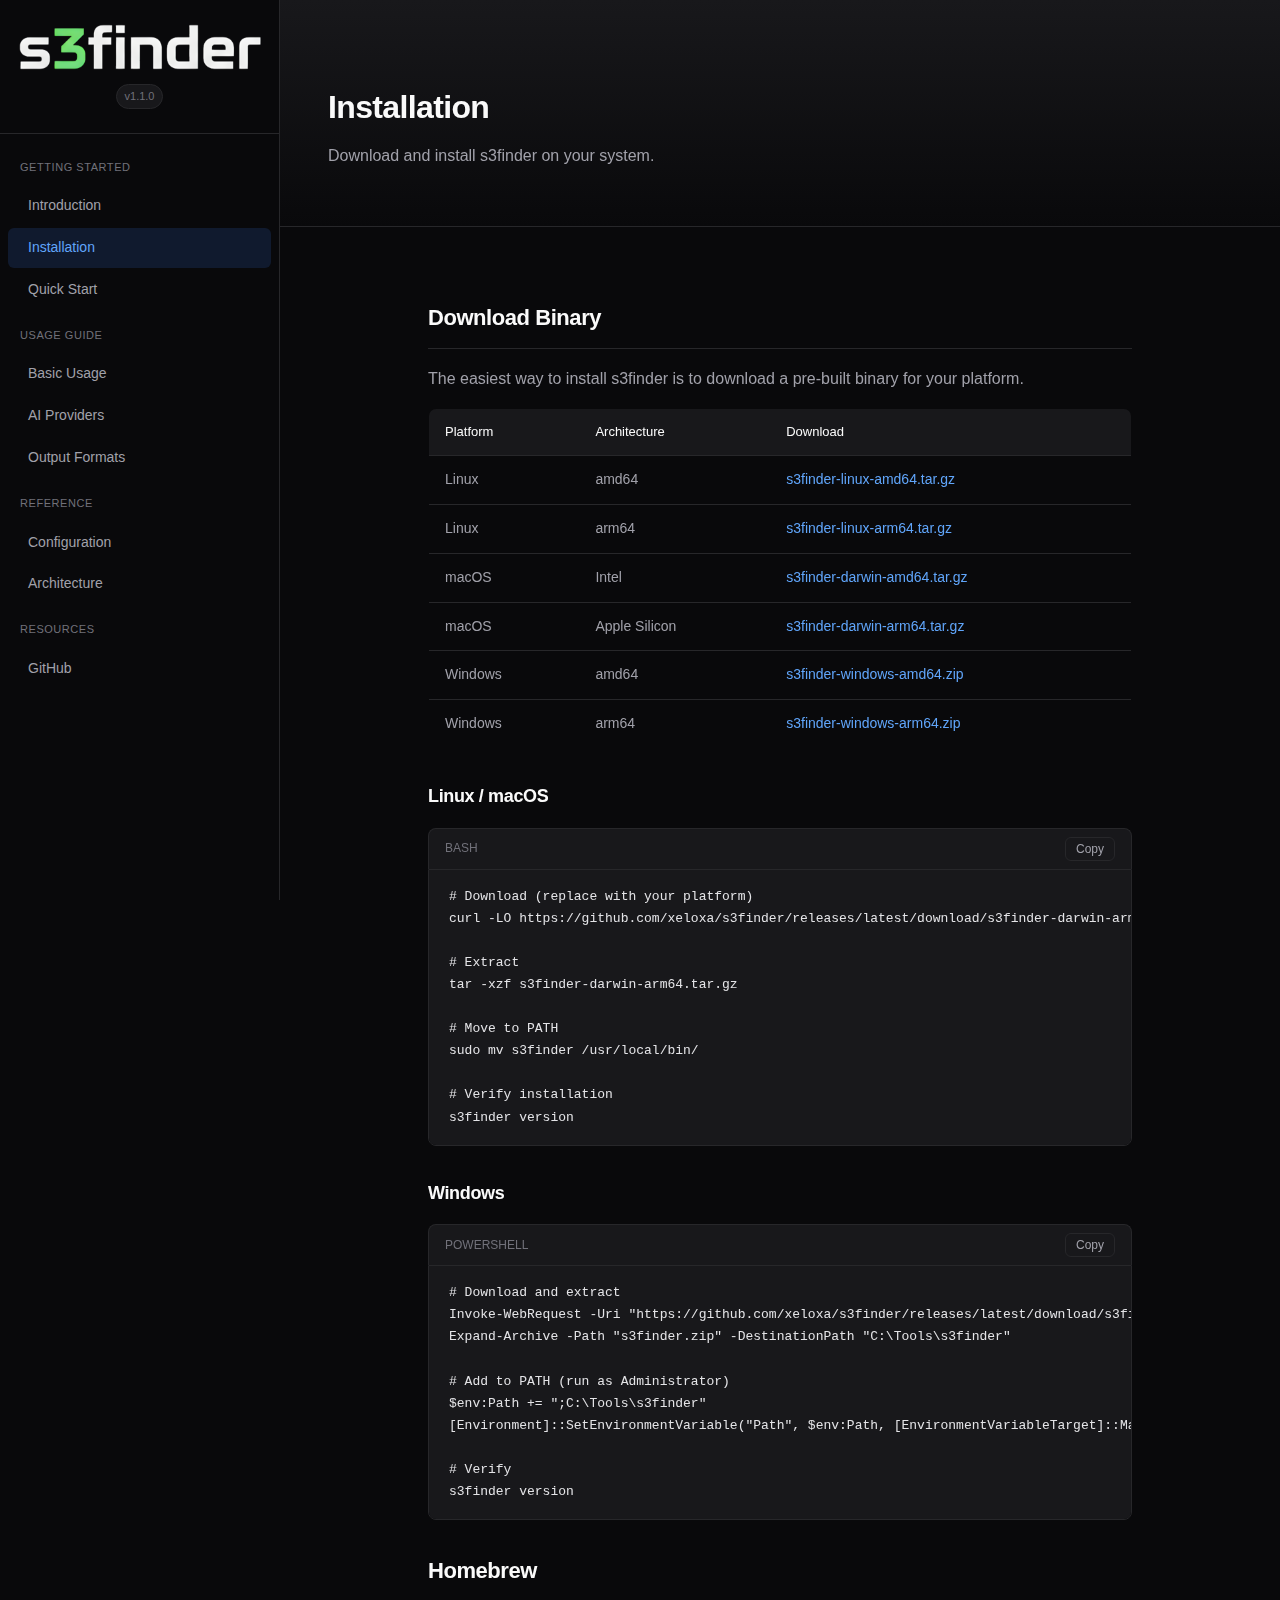
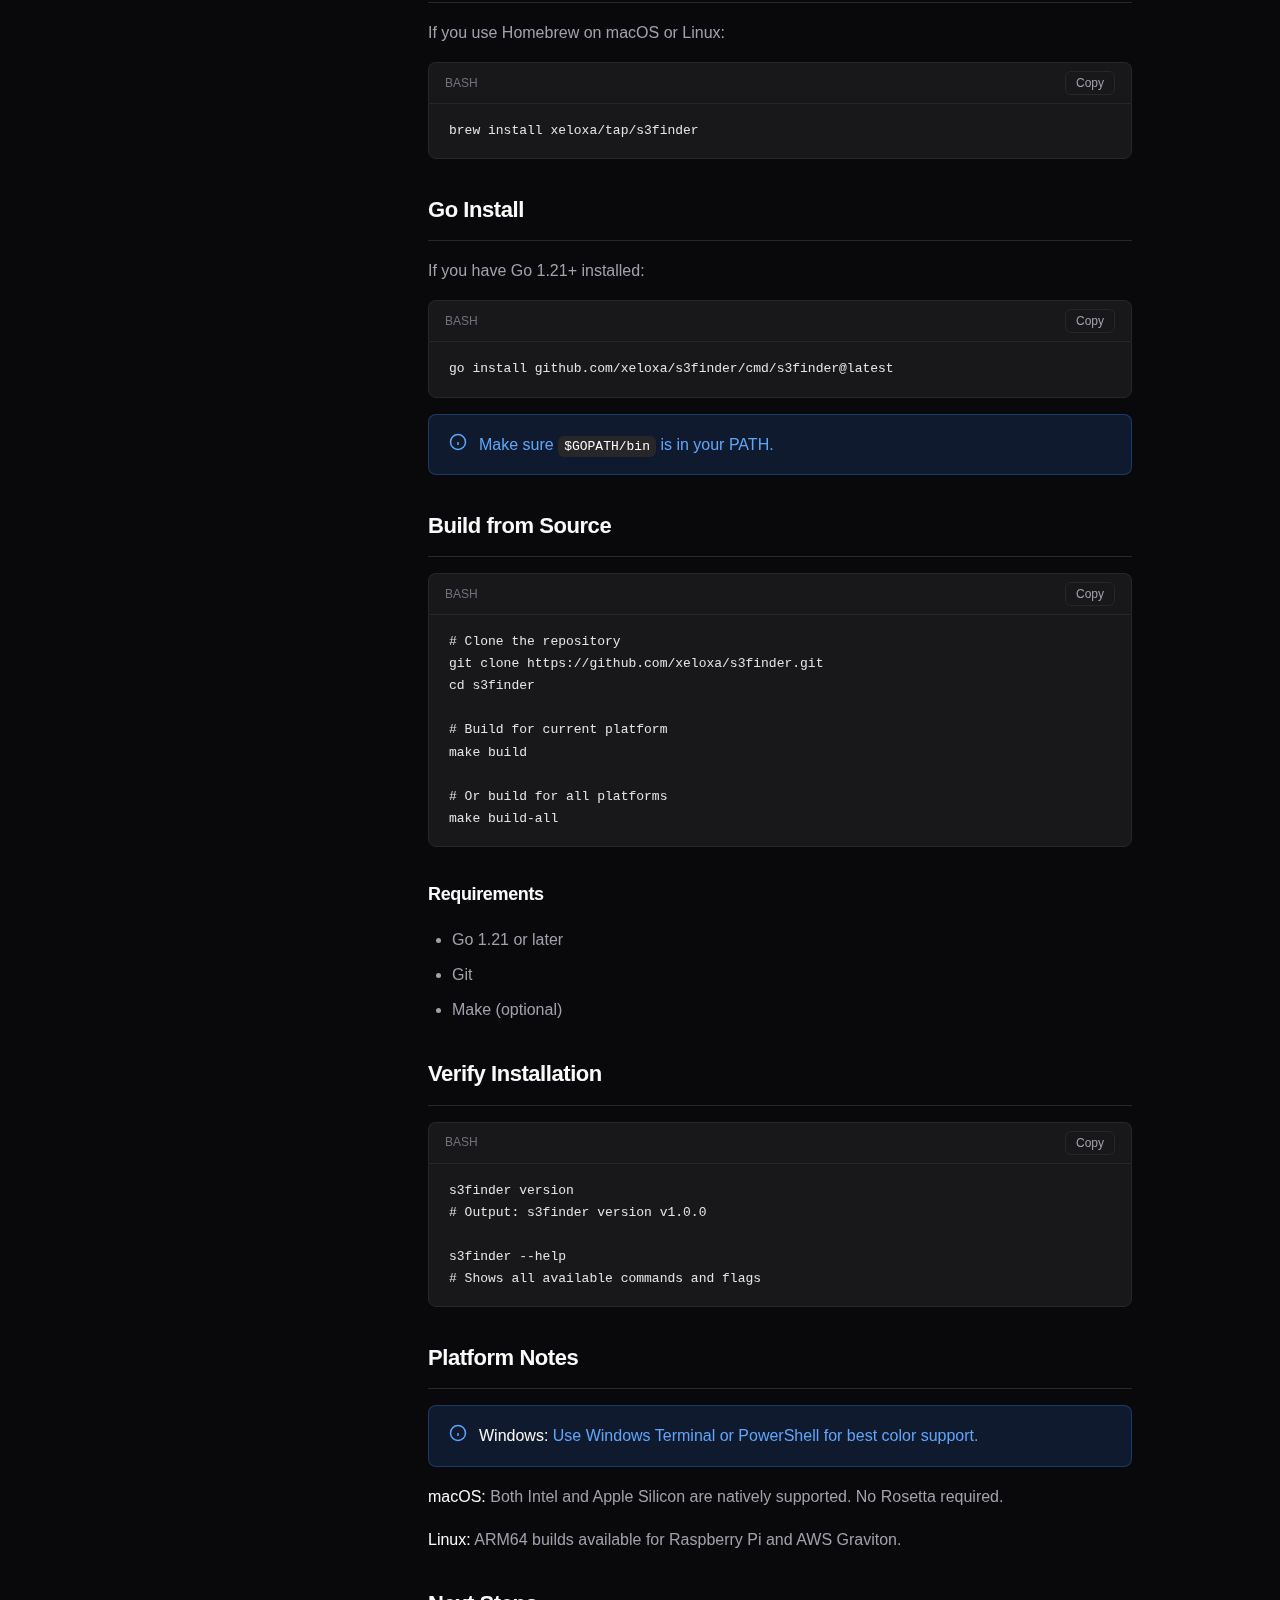
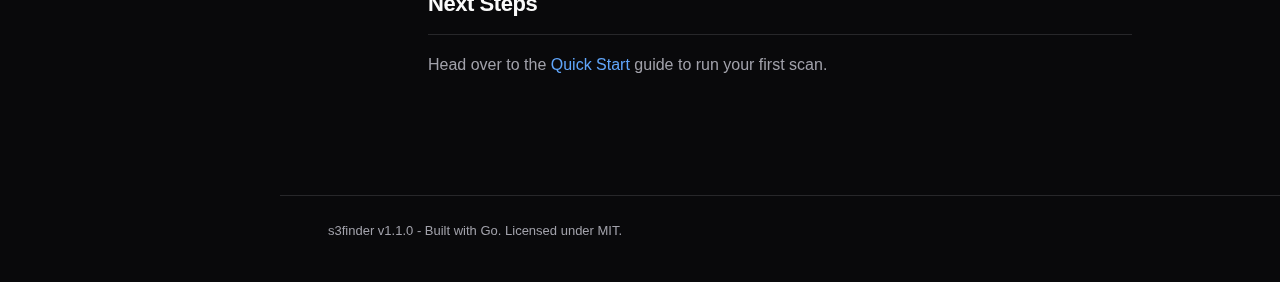
<file: docs/installation.html>
<!DOCTYPE html>
<html lang="en">
<head>
  <meta charset="UTF-8">
  <meta name="viewport" content="width=device-width, initial-scale=1.0">
  <title>Installation - s3finder Documentation</title>
  <link rel="stylesheet" href="css/style.css">
</head>
<body>
  <div class="docs-wrapper">
    <!-- Mobile Menu -->
    <button class="mobile-menu-btn" onclick="toggleMenu()" aria-label="Toggle menu">
      <svg viewBox="0 0 24 24" fill="none" stroke="currentColor" stroke-width="2">
        <line x1="3" y1="12" x2="21" y2="12"/>
        <line x1="3" y1="6" x2="21" y2="6"/>
        <line x1="3" y1="18" x2="21" y2="18"/>
      </svg>
    </button>
    <div class="sidebar-overlay" onclick="toggleMenu()"></div>

    <aside class="sidebar">
      <div class="sidebar-header">
        <a href="index.html" class="sidebar-logo">
          <img src="images/logo.png" alt="s3finder">
        </a>
        <div class="sidebar-version">v1.0.0</div>
      </div>
      <nav class="sidebar-nav">
        <div class="nav-section">
          <div class="nav-section-title">Getting Started</div>
          <a href="index.html" class="nav-link">Introduction</a>
          <a href="installation.html" class="nav-link active">Installation</a>
          <a href="quickstart.html" class="nav-link">Quick Start</a>
        </div>
        <div class="nav-section">
          <div class="nav-section-title">Usage Guide</div>
          <a href="usage.html" class="nav-link">Basic Usage</a>
          <a href="ai-providers.html" class="nav-link">AI Providers</a>
          <a href="output.html" class="nav-link">Output Formats</a>
        </div>
        <div class="nav-section">
          <div class="nav-section-title">Reference</div>
          <a href="configuration.html" class="nav-link">Configuration</a>
          <a href="architecture.html" class="nav-link">Architecture</a>
        </div>
        <div class="nav-section">
          <div class="nav-section-title">Resources</div>
          <a href="https://github.com/xeloxa/s3finder" class="nav-link" target="_blank">GitHub</a>
        </div>
      </nav>
    </aside>

    <main class="main-content">
      <header class="content-header">
        <h1>Installation</h1>
        <p>Download and install s3finder on your system.</p>
      </header>

      <div class="content-body">
        <h2>Download Binary</h2>
        <p>The easiest way to install s3finder is to download a pre-built binary for your platform.</p>

        <table>
          <thead>
            <tr>
              <th>Platform</th>
              <th>Architecture</th>
              <th>Download</th>
            </tr>
          </thead>
          <tbody>
            <tr>
              <td>Linux</td>
              <td>amd64</td>
              <td><a href="https://github.com/xeloxa/s3finder/releases/latest">s3finder-linux-amd64.tar.gz</a></td>
            </tr>
            <tr>
              <td>Linux</td>
              <td>arm64</td>
              <td><a href="https://github.com/xeloxa/s3finder/releases/latest">s3finder-linux-arm64.tar.gz</a></td>
            </tr>
            <tr>
              <td>macOS</td>
              <td>Intel</td>
              <td><a href="https://github.com/xeloxa/s3finder/releases/latest">s3finder-darwin-amd64.tar.gz</a></td>
            </tr>
            <tr>
              <td>macOS</td>
              <td>Apple Silicon</td>
              <td><a href="https://github.com/xeloxa/s3finder/releases/latest">s3finder-darwin-arm64.tar.gz</a></td>
            </tr>
            <tr>
              <td>Windows</td>
              <td>amd64</td>
              <td><a href="https://github.com/xeloxa/s3finder/releases/latest">s3finder-windows-amd64.zip</a></td>
            </tr>
            <tr>
              <td>Windows</td>
              <td>arm64</td>
              <td><a href="https://github.com/xeloxa/s3finder/releases/latest">s3finder-windows-arm64.zip</a></td>
            </tr>
          </tbody>
        </table>

        <h3>Linux / macOS</h3>
        <div class="code-header">
          <span class="code-lang">bash</span>
          <button class="copy-btn" onclick="copyCode(this)">Copy</button>
        </div>
        <pre><code># Download (replace with your platform)
curl -LO https://github.com/xeloxa/s3finder/releases/latest/download/s3finder-darwin-arm64.tar.gz

# Extract
tar -xzf s3finder-darwin-arm64.tar.gz

# Move to PATH
sudo mv s3finder /usr/local/bin/

# Verify installation
s3finder version</code></pre>

        <h3>Windows</h3>
        <div class="code-header">
          <span class="code-lang">powershell</span>
          <button class="copy-btn" onclick="copyCode(this)">Copy</button>
        </div>
        <pre><code># Download and extract
Invoke-WebRequest -Uri "https://github.com/xeloxa/s3finder/releases/latest/download/s3finder-windows-amd64.zip" -OutFile "s3finder.zip"
Expand-Archive -Path "s3finder.zip" -DestinationPath "C:\Tools\s3finder"

# Add to PATH (run as Administrator)
$env:Path += ";C:\Tools\s3finder"
[Environment]::SetEnvironmentVariable("Path", $env:Path, [EnvironmentVariableTarget]::Machine)

# Verify
s3finder version</code></pre>

        <h2>Homebrew</h2>
        <p>If you use Homebrew on macOS or Linux:</p>
        <div class="code-header">
          <span class="code-lang">bash</span>
          <button class="copy-btn" onclick="copyCode(this)">Copy</button>
        </div>
        <pre><code>brew install xeloxa/tap/s3finder</code></pre>

        <h2>Go Install</h2>
        <p>If you have Go 1.21+ installed:</p>
        <div class="code-header">
          <span class="code-lang">bash</span>
          <button class="copy-btn" onclick="copyCode(this)">Copy</button>
        </div>
        <pre><code>go install github.com/xeloxa/s3finder/cmd/s3finder@latest</code></pre>

        <div class="alert alert-info">
          <svg class="alert-icon" viewBox="0 0 24 24" fill="none" stroke="currentColor" stroke-width="2"><circle cx="12" cy="12" r="10"/><line x1="12" y1="16" x2="12" y2="12"/><line x1="12" y1="8" x2="12.01" y2="8"/></svg>
          <div>Make sure <code>$GOPATH/bin</code> is in your PATH.</div>
        </div>

        <h2>Build from Source</h2>
        <div class="code-header">
          <span class="code-lang">bash</span>
          <button class="copy-btn" onclick="copyCode(this)">Copy</button>
        </div>
        <pre><code># Clone the repository
git clone https://github.com/xeloxa/s3finder.git
cd s3finder

# Build for current platform
make build

# Or build for all platforms
make build-all</code></pre>

        <h3>Requirements</h3>
        <ul>
          <li>Go 1.21 or later</li>
          <li>Git</li>
          <li>Make (optional)</li>
        </ul>

        <h2>Verify Installation</h2>
        <div class="code-header">
          <span class="code-lang">bash</span>
          <button class="copy-btn" onclick="copyCode(this)">Copy</button>
        </div>
        <pre><code>s3finder version
# Output: s3finder version v1.0.0

s3finder --help
# Shows all available commands and flags</code></pre>

        <h2>Platform Notes</h2>

        <div class="alert alert-info">
          <svg class="alert-icon" viewBox="0 0 24 24" fill="none" stroke="currentColor" stroke-width="2"><circle cx="12" cy="12" r="10"/><line x1="12" y1="16" x2="12" y2="12"/><line x1="12" y1="8" x2="12.01" y2="8"/></svg>
          <div>
            <strong>Windows:</strong> Use Windows Terminal or PowerShell for best color support.
          </div>
        </div>

        <p><strong>macOS:</strong> Both Intel and Apple Silicon are natively supported. No Rosetta required.</p>
        <p><strong>Linux:</strong> ARM64 builds available for Raspberry Pi and AWS Graviton.</p>

        <h2>Next Steps</h2>
        <p>Head over to the <a href="quickstart.html">Quick Start</a> guide to run your first scan.</p>
      </div>

      <footer class="docs-footer">
        <p>s3finder v1.0.0 - Built with Go. Licensed under MIT.</p>
      </footer>
    </main>
  </div>

  <script>
    function copyCode(btn) {
      const pre = btn.closest('.code-header').nextElementSibling;
      navigator.clipboard.writeText(pre.querySelector('code').textContent);
      btn.textContent = 'Copied!';
      setTimeout(() => { btn.textContent = 'Copy'; }, 2000);
    }
    function toggleMenu() {
      document.querySelector('.sidebar').classList.toggle('open');
      document.querySelector('.sidebar-overlay').classList.toggle('active');
    }
  </script>
  <script src="js/version.js"></script>
</body>
</html>
</file>
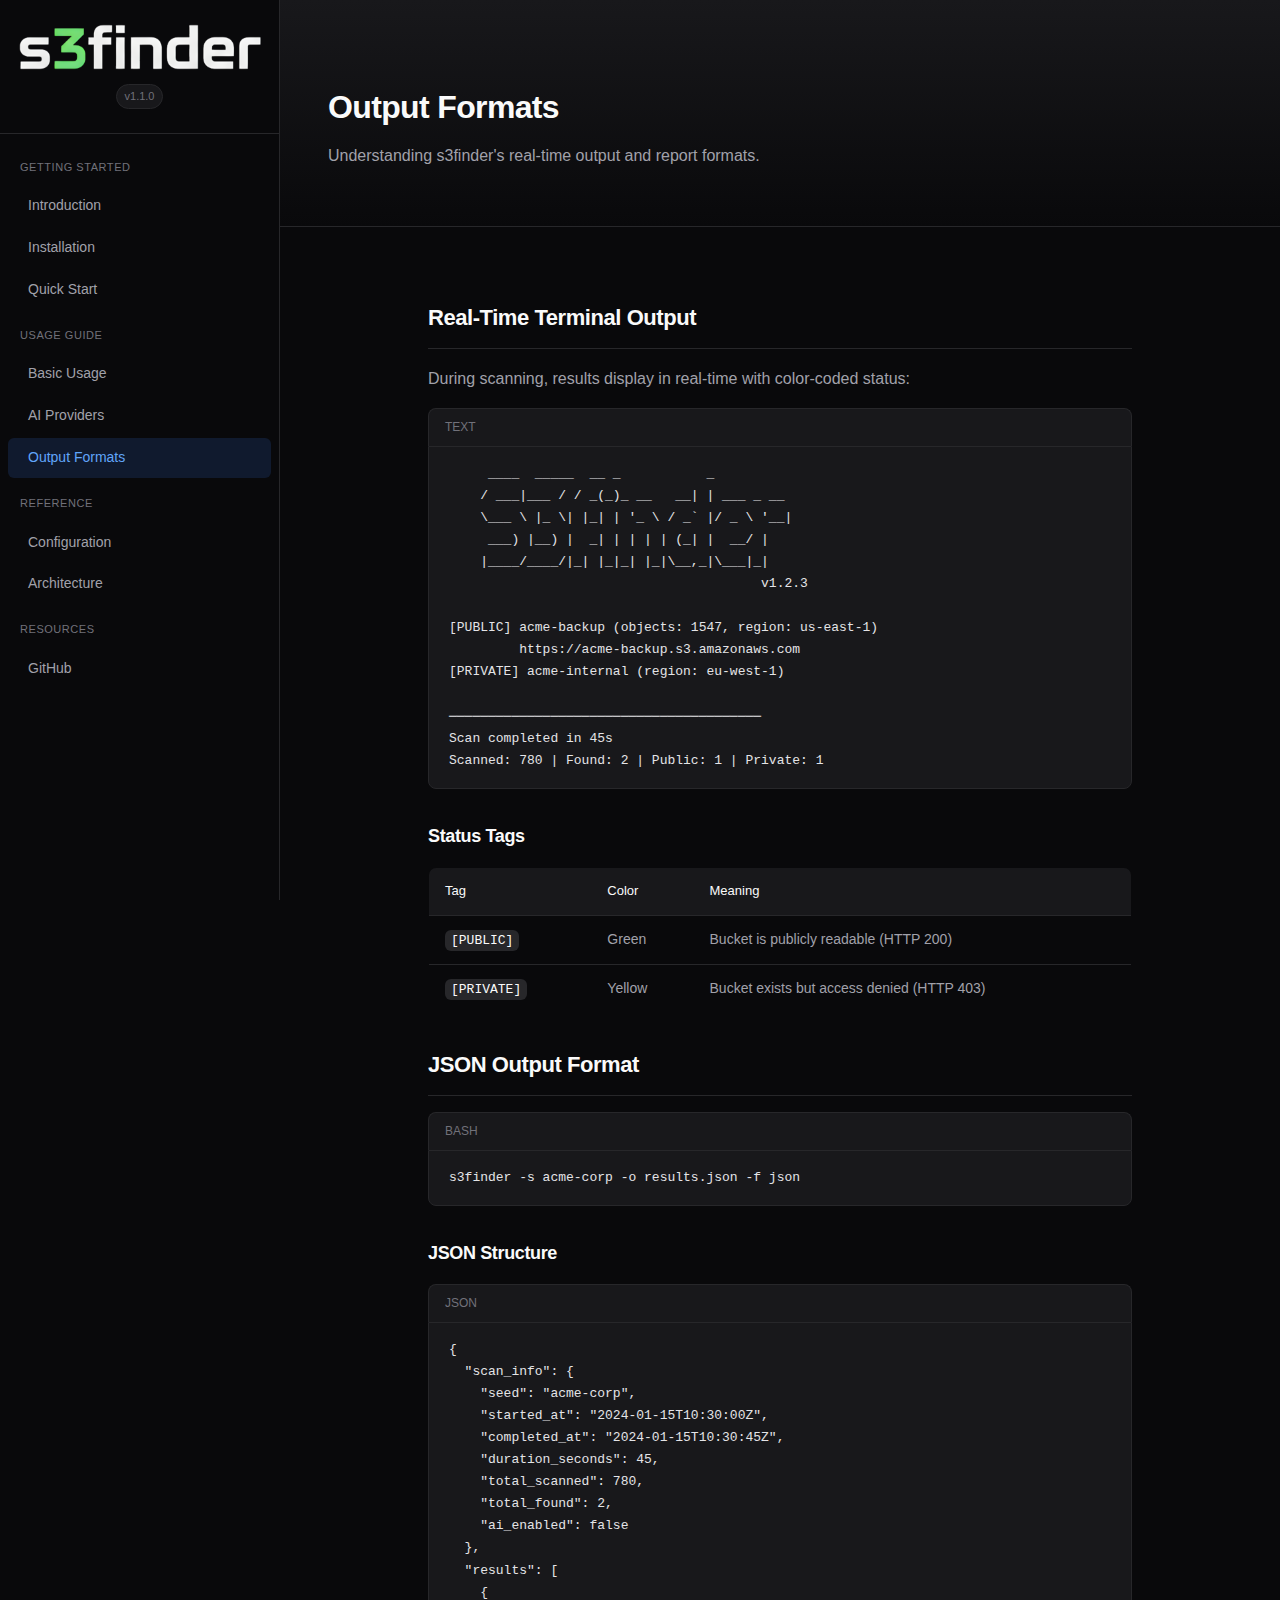
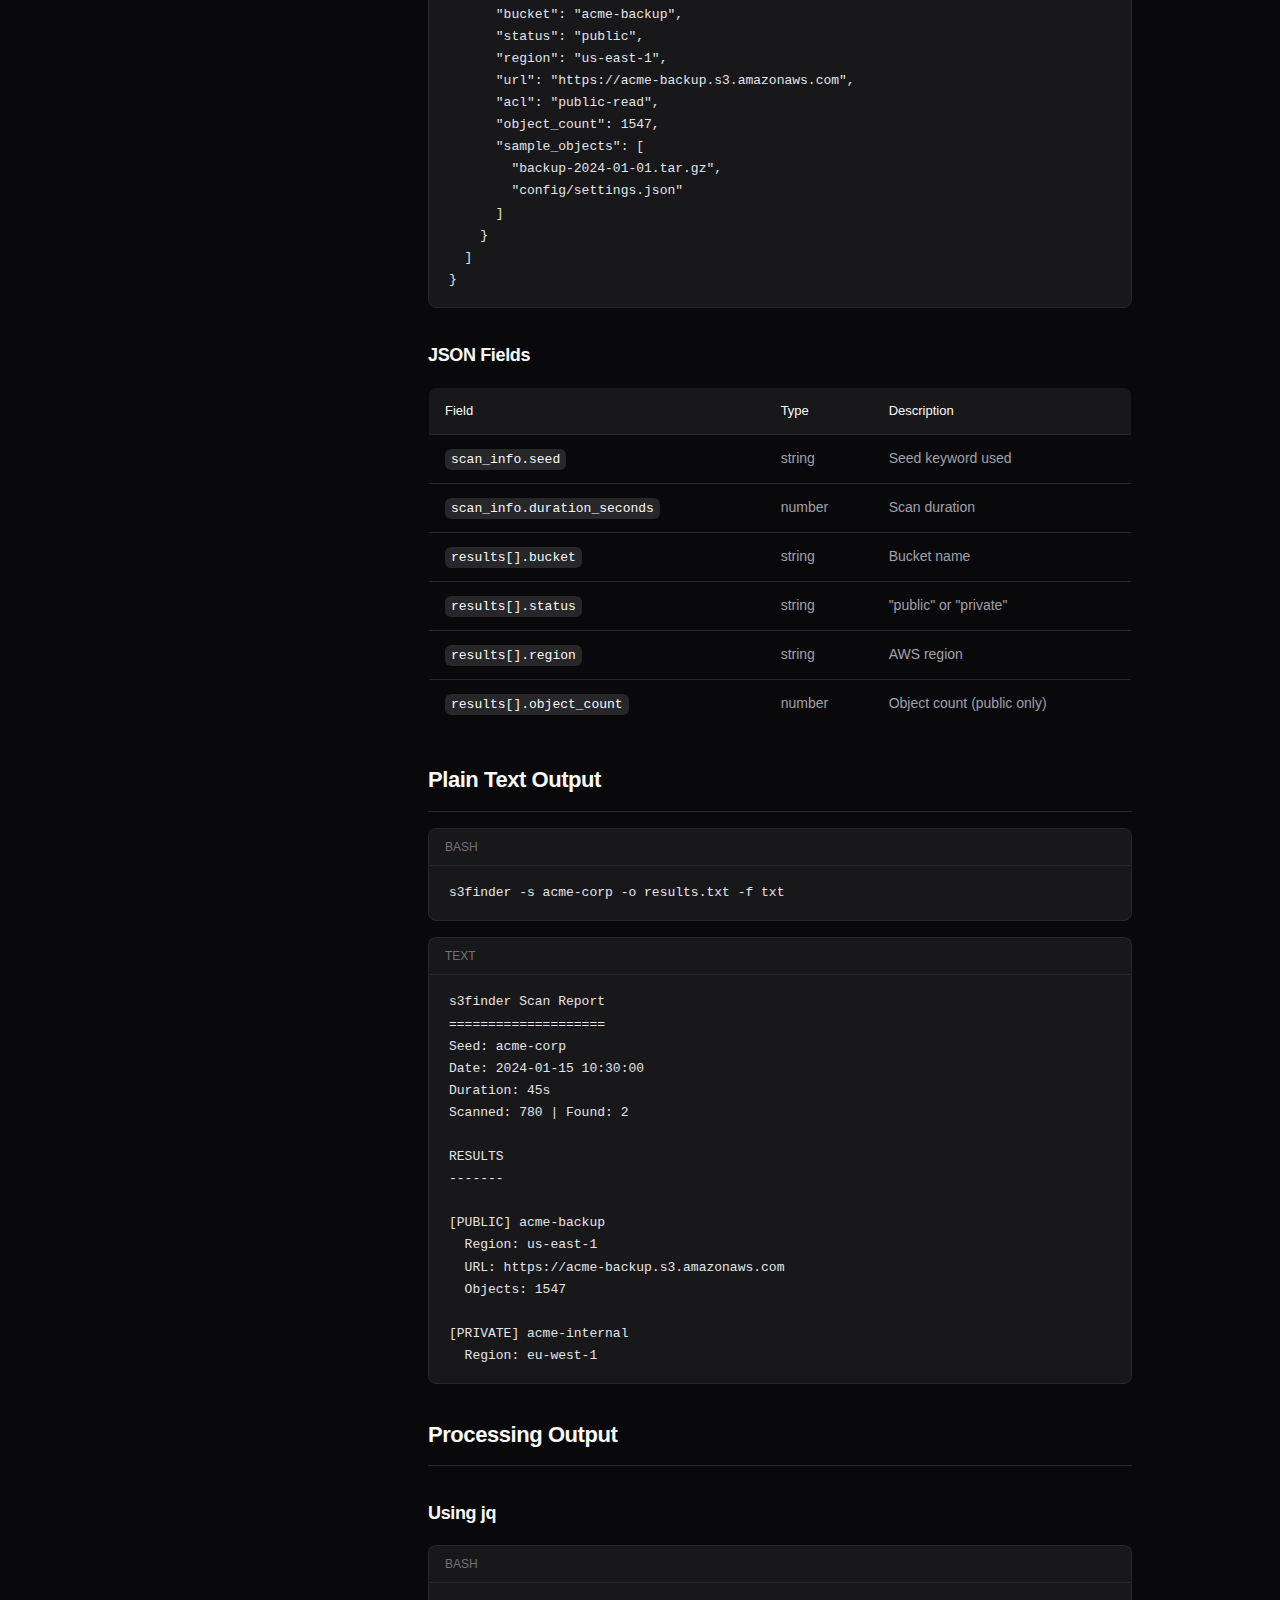
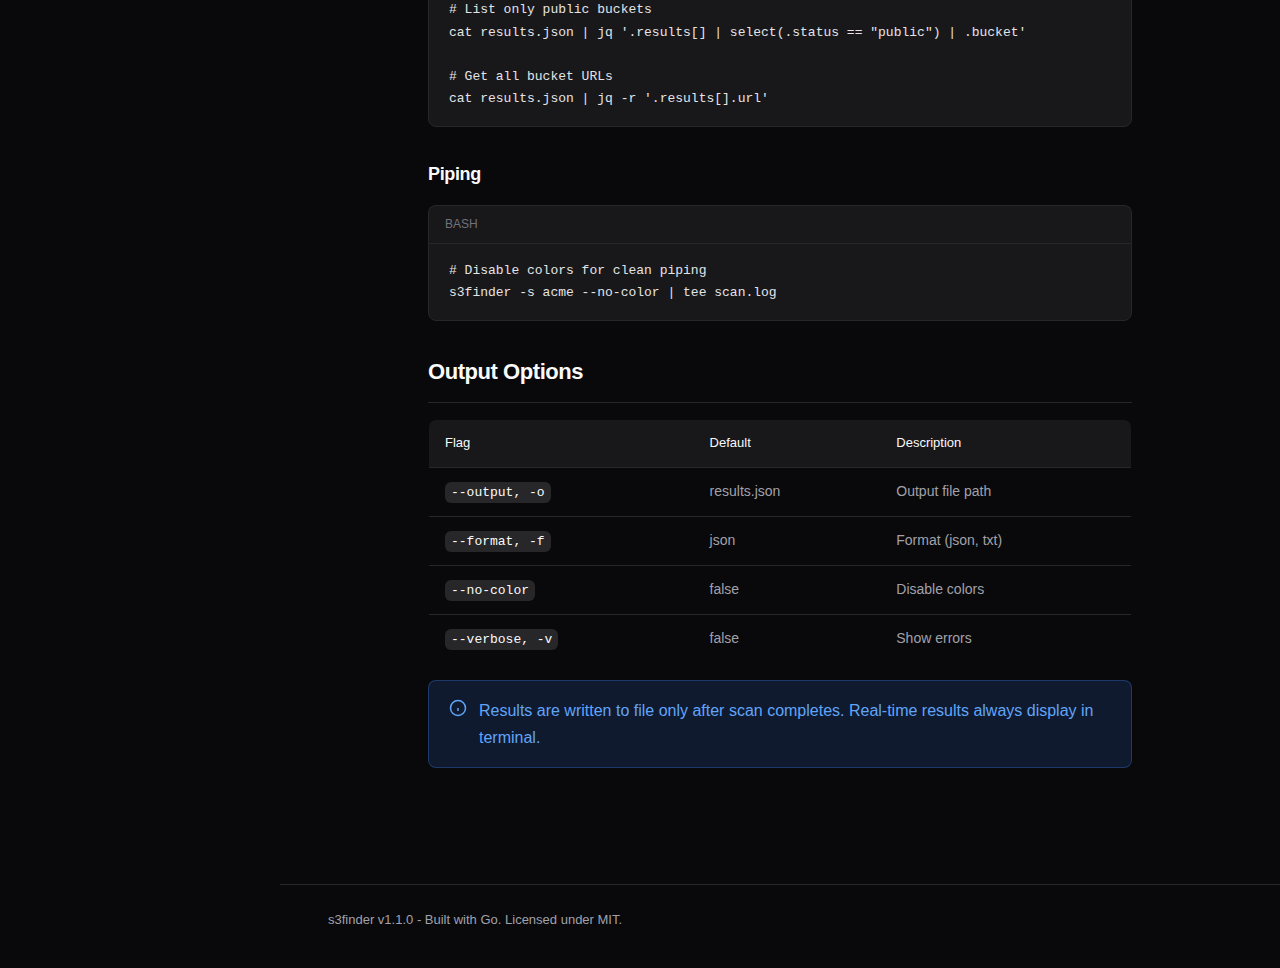
<file: docs/output.html>
<!DOCTYPE html>
<html lang="en">
<head>
  <meta charset="UTF-8">
  <meta name="viewport" content="width=device-width, initial-scale=1.0">
  <title>Output Formats - s3finder Documentation</title>
  <link rel="stylesheet" href="css/style.css">
</head>
<body>
  <div class="docs-wrapper">
    <!-- Mobile Menu -->
    <button class="mobile-menu-btn" onclick="toggleMenu()" aria-label="Toggle menu">
      <svg viewBox="0 0 24 24" fill="none" stroke="currentColor" stroke-width="2">
        <line x1="3" y1="12" x2="21" y2="12"/>
        <line x1="3" y1="6" x2="21" y2="6"/>
        <line x1="3" y1="18" x2="21" y2="18"/>
      </svg>
    </button>
    <div class="sidebar-overlay" onclick="toggleMenu()"></div>

    <aside class="sidebar">
      <div class="sidebar-header">
        <a href="index.html" class="sidebar-logo">
          <img src="images/logo.png" alt="s3finder">
        </a>
        <div class="sidebar-version">v1.2.3</div>
      </div>
      <nav class="sidebar-nav">
        <div class="nav-section">
          <div class="nav-section-title">Getting Started</div>
          <a href="index.html" class="nav-link">Introduction</a>
          <a href="installation.html" class="nav-link">Installation</a>
          <a href="quickstart.html" class="nav-link">Quick Start</a>
        </div>
        <div class="nav-section">
          <div class="nav-section-title">Usage Guide</div>
          <a href="usage.html" class="nav-link">Basic Usage</a>
          <a href="ai-providers.html" class="nav-link">AI Providers</a>
          <a href="output.html" class="nav-link active">Output Formats</a>
        </div>
        <div class="nav-section">
          <div class="nav-section-title">Reference</div>
          <a href="configuration.html" class="nav-link">Configuration</a>
          <a href="architecture.html" class="nav-link">Architecture</a>
        </div>
        <div class="nav-section">
          <div class="nav-section-title">Resources</div>
          <a href="https://github.com/xeloxa/s3finder" class="nav-link" target="_blank">GitHub</a>
        </div>
      </nav>
    </aside>

    <main class="main-content">
      <header class="content-header">
        <h1>Output Formats</h1>
        <p>Understanding s3finder's real-time output and report formats.</p>
      </header>

      <div class="content-body">
        <h2>Real-Time Terminal Output</h2>
        <p>During scanning, results display in real-time with color-coded status:</p>

        <div class="code-header"><span class="code-lang">text</span></div>
        <pre><code>     ____  _____  __ _           _
    / ___|___ / / _(_)_ __   __| | ___ _ __
    \___ \ |_ \| |_| | '_ \ / _` |/ _ \ '__|
     ___) |__) |  _| | | | | (_| |  __/ |
    |____/____/|_| |_|_| |_|\__,_|\___|_|
                                        v1.2.3

[PUBLIC] acme-backup (objects: 1547, region: us-east-1)
         https://acme-backup.s3.amazonaws.com
[PRIVATE] acme-internal (region: eu-west-1)

────────────────────────────────────────
Scan completed in 45s
Scanned: 780 | Found: 2 | Public: 1 | Private: 1</code></pre>

        <h3>Status Tags</h3>
        <table>
          <thead><tr><th>Tag</th><th>Color</th><th>Meaning</th></tr></thead>
          <tbody>
            <tr><td><code>[PUBLIC]</code></td><td>Green</td><td>Bucket is publicly readable (HTTP 200)</td></tr>
            <tr><td><code>[PRIVATE]</code></td><td>Yellow</td><td>Bucket exists but access denied (HTTP 403)</td></tr>
          </tbody>
        </table>

        <h2>JSON Output Format</h2>
        <div class="code-header"><span class="code-lang">bash</span></div>
        <pre><code>s3finder -s acme-corp -o results.json -f json</code></pre>

        <h3>JSON Structure</h3>
        <div class="code-header"><span class="code-lang">json</span></div>
        <pre><code>{
  "scan_info": {
    "seed": "acme-corp",
    "started_at": "2024-01-15T10:30:00Z",
    "completed_at": "2024-01-15T10:30:45Z",
    "duration_seconds": 45,
    "total_scanned": 780,
    "total_found": 2,
    "ai_enabled": false
  },
  "results": [
    {
      "bucket": "acme-backup",
      "status": "public",
      "region": "us-east-1",
      "url": "https://acme-backup.s3.amazonaws.com",
      "acl": "public-read",
      "object_count": 1547,
      "sample_objects": [
        "backup-2024-01-01.tar.gz",
        "config/settings.json"
      ]
    }
  ]
}</code></pre>

        <h3>JSON Fields</h3>
        <table>
          <thead><tr><th>Field</th><th>Type</th><th>Description</th></tr></thead>
          <tbody>
            <tr><td><code>scan_info.seed</code></td><td>string</td><td>Seed keyword used</td></tr>
            <tr><td><code>scan_info.duration_seconds</code></td><td>number</td><td>Scan duration</td></tr>
            <tr><td><code>results[].bucket</code></td><td>string</td><td>Bucket name</td></tr>
            <tr><td><code>results[].status</code></td><td>string</td><td>"public" or "private"</td></tr>
            <tr><td><code>results[].region</code></td><td>string</td><td>AWS region</td></tr>
            <tr><td><code>results[].object_count</code></td><td>number</td><td>Object count (public only)</td></tr>
          </tbody>
        </table>

        <h2>Plain Text Output</h2>
        <div class="code-header"><span class="code-lang">bash</span></div>
        <pre><code>s3finder -s acme-corp -o results.txt -f txt</code></pre>

        <div class="code-header"><span class="code-lang">text</span></div>
        <pre><code>s3finder Scan Report
====================
Seed: acme-corp
Date: 2024-01-15 10:30:00
Duration: 45s
Scanned: 780 | Found: 2

RESULTS
-------

[PUBLIC] acme-backup
  Region: us-east-1
  URL: https://acme-backup.s3.amazonaws.com
  Objects: 1547

[PRIVATE] acme-internal
  Region: eu-west-1</code></pre>

        <h2>Processing Output</h2>
        <h3>Using jq</h3>
        <div class="code-header"><span class="code-lang">bash</span></div>
        <pre><code># List only public buckets
cat results.json | jq '.results[] | select(.status == "public") | .bucket'

# Get all bucket URLs
cat results.json | jq -r '.results[].url'</code></pre>

        <h3>Piping</h3>
        <div class="code-header"><span class="code-lang">bash</span></div>
        <pre><code># Disable colors for clean piping
s3finder -s acme --no-color | tee scan.log</code></pre>

        <h2>Output Options</h2>
        <table>
          <thead><tr><th>Flag</th><th>Default</th><th>Description</th></tr></thead>
          <tbody>
            <tr><td><code>--output, -o</code></td><td>results.json</td><td>Output file path</td></tr>
            <tr><td><code>--format, -f</code></td><td>json</td><td>Format (json, txt)</td></tr>
            <tr><td><code>--no-color</code></td><td>false</td><td>Disable colors</td></tr>
            <tr><td><code>--verbose, -v</code></td><td>false</td><td>Show errors</td></tr>
          </tbody>
        </table>

        <div class="alert alert-info">
          <svg class="alert-icon" viewBox="0 0 24 24" fill="none" stroke="currentColor" stroke-width="2"><circle cx="12" cy="12" r="10"/><line x1="12" y1="16" x2="12" y2="12"/><line x1="12" y1="8" x2="12.01" y2="8"/></svg>
          <div>Results are written to file only after scan completes. Real-time results always display in terminal.</div>
        </div>
      </div>

      <footer class="docs-footer">
        <p>s3finder v1.2.3 - Built with Go. Licensed under MIT.</p>
      </footer>
    </main>
  </div>

  <script>
    function toggleMenu() {
      document.querySelector('.sidebar').classList.toggle('open');
      document.querySelector('.sidebar-overlay').classList.toggle('active');
    }
  </script>
  <script src="js/version.js"></script>
</body>
</html>
</file>
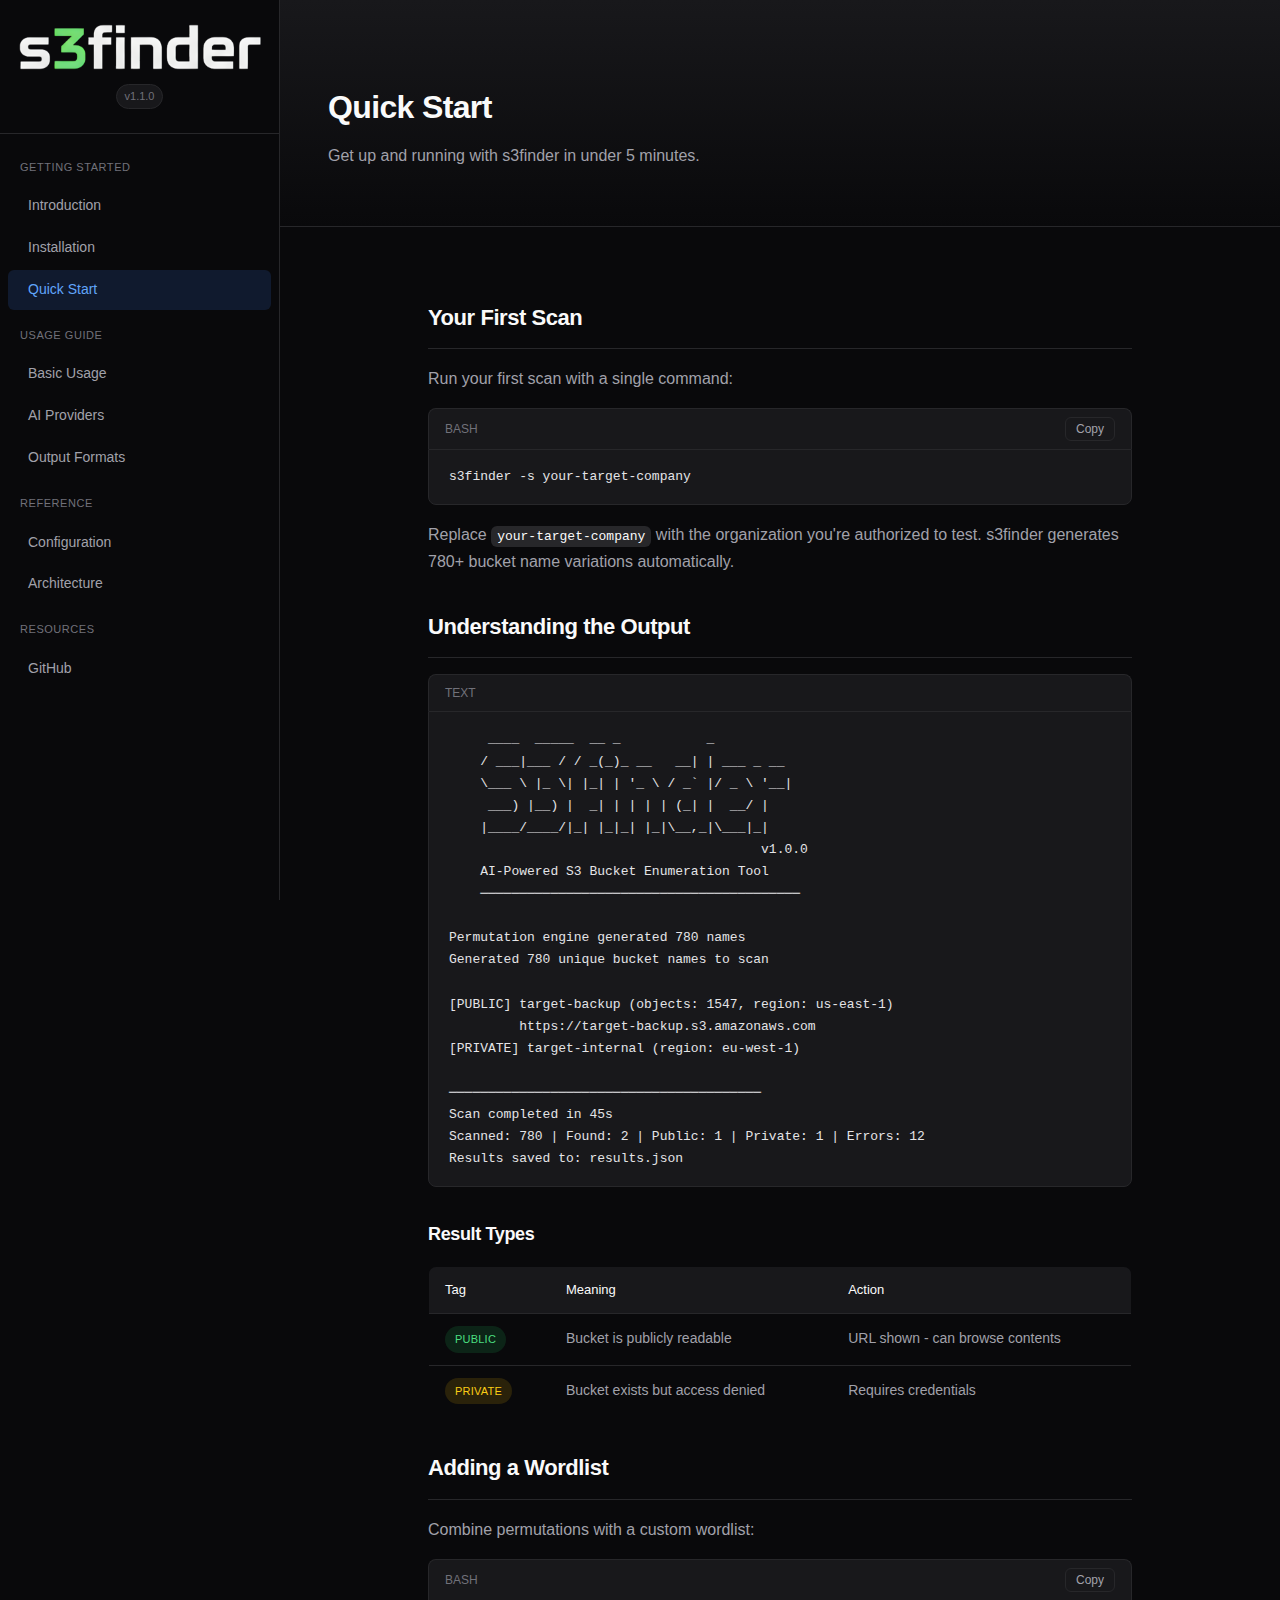
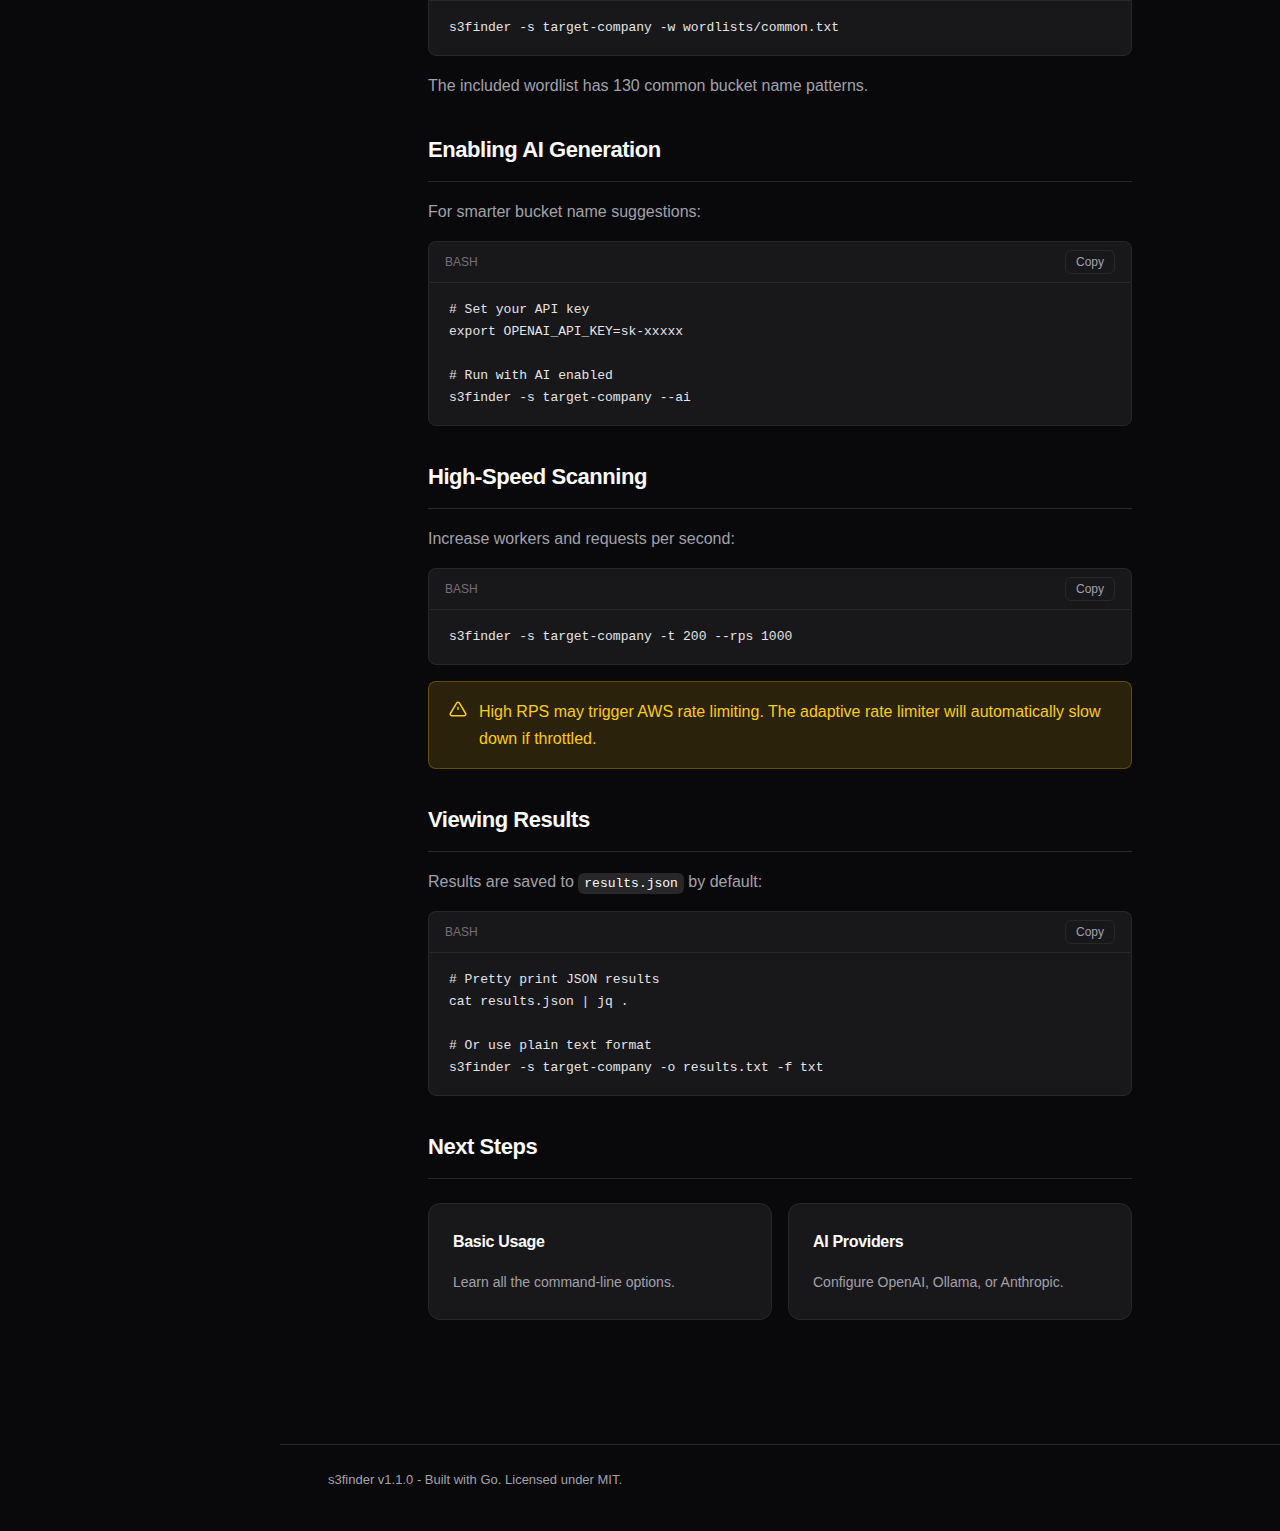
<file: docs/quickstart.html>
<!DOCTYPE html>
<html lang="en">
<head>
  <meta charset="UTF-8">
  <meta name="viewport" content="width=device-width, initial-scale=1.0">
  <title>Quick Start - s3finder Documentation</title>
  <link rel="stylesheet" href="css/style.css">
</head>
<body>
  <div class="docs-wrapper">
    <!-- Mobile Menu -->
    <button class="mobile-menu-btn" onclick="toggleMenu()" aria-label="Toggle menu">
      <svg viewBox="0 0 24 24" fill="none" stroke="currentColor" stroke-width="2">
        <line x1="3" y1="12" x2="21" y2="12"/>
        <line x1="3" y1="6" x2="21" y2="6"/>
        <line x1="3" y1="18" x2="21" y2="18"/>
      </svg>
    </button>
    <div class="sidebar-overlay" onclick="toggleMenu()"></div>

    <aside class="sidebar">
      <div class="sidebar-header">
        <a href="index.html" class="sidebar-logo">
          <img src="images/logo.png" alt="s3finder">
        </a>
        <div class="sidebar-version">v1.0.0</div>
      </div>
      <nav class="sidebar-nav">
        <div class="nav-section">
          <div class="nav-section-title">Getting Started</div>
          <a href="index.html" class="nav-link">Introduction</a>
          <a href="installation.html" class="nav-link">Installation</a>
          <a href="quickstart.html" class="nav-link active">Quick Start</a>
        </div>
        <div class="nav-section">
          <div class="nav-section-title">Usage Guide</div>
          <a href="usage.html" class="nav-link">Basic Usage</a>
          <a href="ai-providers.html" class="nav-link">AI Providers</a>
          <a href="output.html" class="nav-link">Output Formats</a>
        </div>
        <div class="nav-section">
          <div class="nav-section-title">Reference</div>
          <a href="configuration.html" class="nav-link">Configuration</a>
          <a href="architecture.html" class="nav-link">Architecture</a>
        </div>
        <div class="nav-section">
          <div class="nav-section-title">Resources</div>
          <a href="https://github.com/xeloxa/s3finder" class="nav-link" target="_blank">GitHub</a>
        </div>
      </nav>
    </aside>

    <main class="main-content">
      <header class="content-header">
        <h1>Quick Start</h1>
        <p>Get up and running with s3finder in under 5 minutes.</p>
      </header>

      <div class="content-body">
        <h2>Your First Scan</h2>
        <p>Run your first scan with a single command:</p>

        <div class="code-header">
          <span class="code-lang">bash</span>
          <button class="copy-btn" onclick="copyCode(this)">Copy</button>
        </div>
        <pre><code>s3finder -s your-target-company</code></pre>

        <p>Replace <code>your-target-company</code> with the organization you're authorized to test. s3finder generates 780+ bucket name variations automatically.</p>

        <h2>Understanding the Output</h2>
        <div class="code-header">
          <span class="code-lang">text</span>
        </div>
        <pre><code>     ____  _____  __ _           _
    / ___|___ / / _(_)_ __   __| | ___ _ __
    \___ \ |_ \| |_| | '_ \ / _` |/ _ \ '__|
     ___) |__) |  _| | | | | (_| |  __/ |
    |____/____/|_| |_|_| |_|\__,_|\___|_|
                                        v1.0.0
    AI-Powered S3 Bucket Enumeration Tool
    ─────────────────────────────────────────

Permutation engine generated 780 names
Generated 780 unique bucket names to scan

[PUBLIC] target-backup (objects: 1547, region: us-east-1)
         https://target-backup.s3.amazonaws.com
[PRIVATE] target-internal (region: eu-west-1)

────────────────────────────────────────
Scan completed in 45s
Scanned: 780 | Found: 2 | Public: 1 | Private: 1 | Errors: 12
Results saved to: results.json</code></pre>

        <h3>Result Types</h3>
        <table>
          <thead>
            <tr><th>Tag</th><th>Meaning</th><th>Action</th></tr>
          </thead>
          <tbody>
            <tr>
              <td><span class="badge badge-success">PUBLIC</span></td>
              <td>Bucket is publicly readable</td>
              <td>URL shown - can browse contents</td>
            </tr>
            <tr>
              <td><span class="badge badge-warning">PRIVATE</span></td>
              <td>Bucket exists but access denied</td>
              <td>Requires credentials</td>
            </tr>
          </tbody>
        </table>

        <h2>Adding a Wordlist</h2>
        <p>Combine permutations with a custom wordlist:</p>

        <div class="code-header">
          <span class="code-lang">bash</span>
          <button class="copy-btn" onclick="copyCode(this)">Copy</button>
        </div>
        <pre><code>s3finder -s target-company -w wordlists/common.txt</code></pre>

        <p>The included wordlist has 130 common bucket name patterns.</p>

        <h2>Enabling AI Generation</h2>
        <p>For smarter bucket name suggestions:</p>

        <div class="code-header">
          <span class="code-lang">bash</span>
          <button class="copy-btn" onclick="copyCode(this)">Copy</button>
        </div>
        <pre><code># Set your API key
export OPENAI_API_KEY=sk-xxxxx

# Run with AI enabled
s3finder -s target-company --ai</code></pre>

        <h2>High-Speed Scanning</h2>
        <p>Increase workers and requests per second:</p>

        <div class="code-header">
          <span class="code-lang">bash</span>
          <button class="copy-btn" onclick="copyCode(this)">Copy</button>
        </div>
        <pre><code>s3finder -s target-company -t 200 --rps 1000</code></pre>

        <div class="alert alert-warning">
          <svg class="alert-icon" viewBox="0 0 24 24" fill="none" stroke="currentColor" stroke-width="2"><path d="M10.29 3.86L1.82 18a2 2 0 0 0 1.71 3h16.94a2 2 0 0 0 1.71-3L13.71 3.86a2 2 0 0 0-3.42 0z"/><line x1="12" y1="9" x2="12" y2="13"/><line x1="12" y1="17" x2="12.01" y2="17"/></svg>
          <div>High RPS may trigger AWS rate limiting. The adaptive rate limiter will automatically slow down if throttled.</div>
        </div>

        <h2>Viewing Results</h2>
        <p>Results are saved to <code>results.json</code> by default:</p>

        <div class="code-header">
          <span class="code-lang">bash</span>
          <button class="copy-btn" onclick="copyCode(this)">Copy</button>
        </div>
        <pre><code># Pretty print JSON results
cat results.json | jq .

# Or use plain text format
s3finder -s target-company -o results.txt -f txt</code></pre>

        <h2>Next Steps</h2>
        <div class="card-grid">
          <a href="usage.html" class="card">
            <h3>Basic Usage</h3>
            <p>Learn all the command-line options.</p>
          </a>
          <a href="ai-providers.html" class="card">
            <h3>AI Providers</h3>
            <p>Configure OpenAI, Ollama, or Anthropic.</p>
          </a>
        </div>
      </div>

      <footer class="docs-footer">
        <p>s3finder v1.0.0 - Built with Go. Licensed under MIT.</p>
      </footer>
    </main>
  </div>

  <script>
    function copyCode(btn) {
      const pre = btn.closest('.code-header').nextElementSibling;
      navigator.clipboard.writeText(pre.querySelector('code').textContent);
      btn.textContent = 'Copied!';
      setTimeout(() => { btn.textContent = 'Copy'; }, 2000);
    }
    function toggleMenu() {
      document.querySelector('.sidebar').classList.toggle('open');
      document.querySelector('.sidebar-overlay').classList.toggle('active');
    }
  </script>
  <script src="js/version.js"></script>
</body>
</html>
</file>
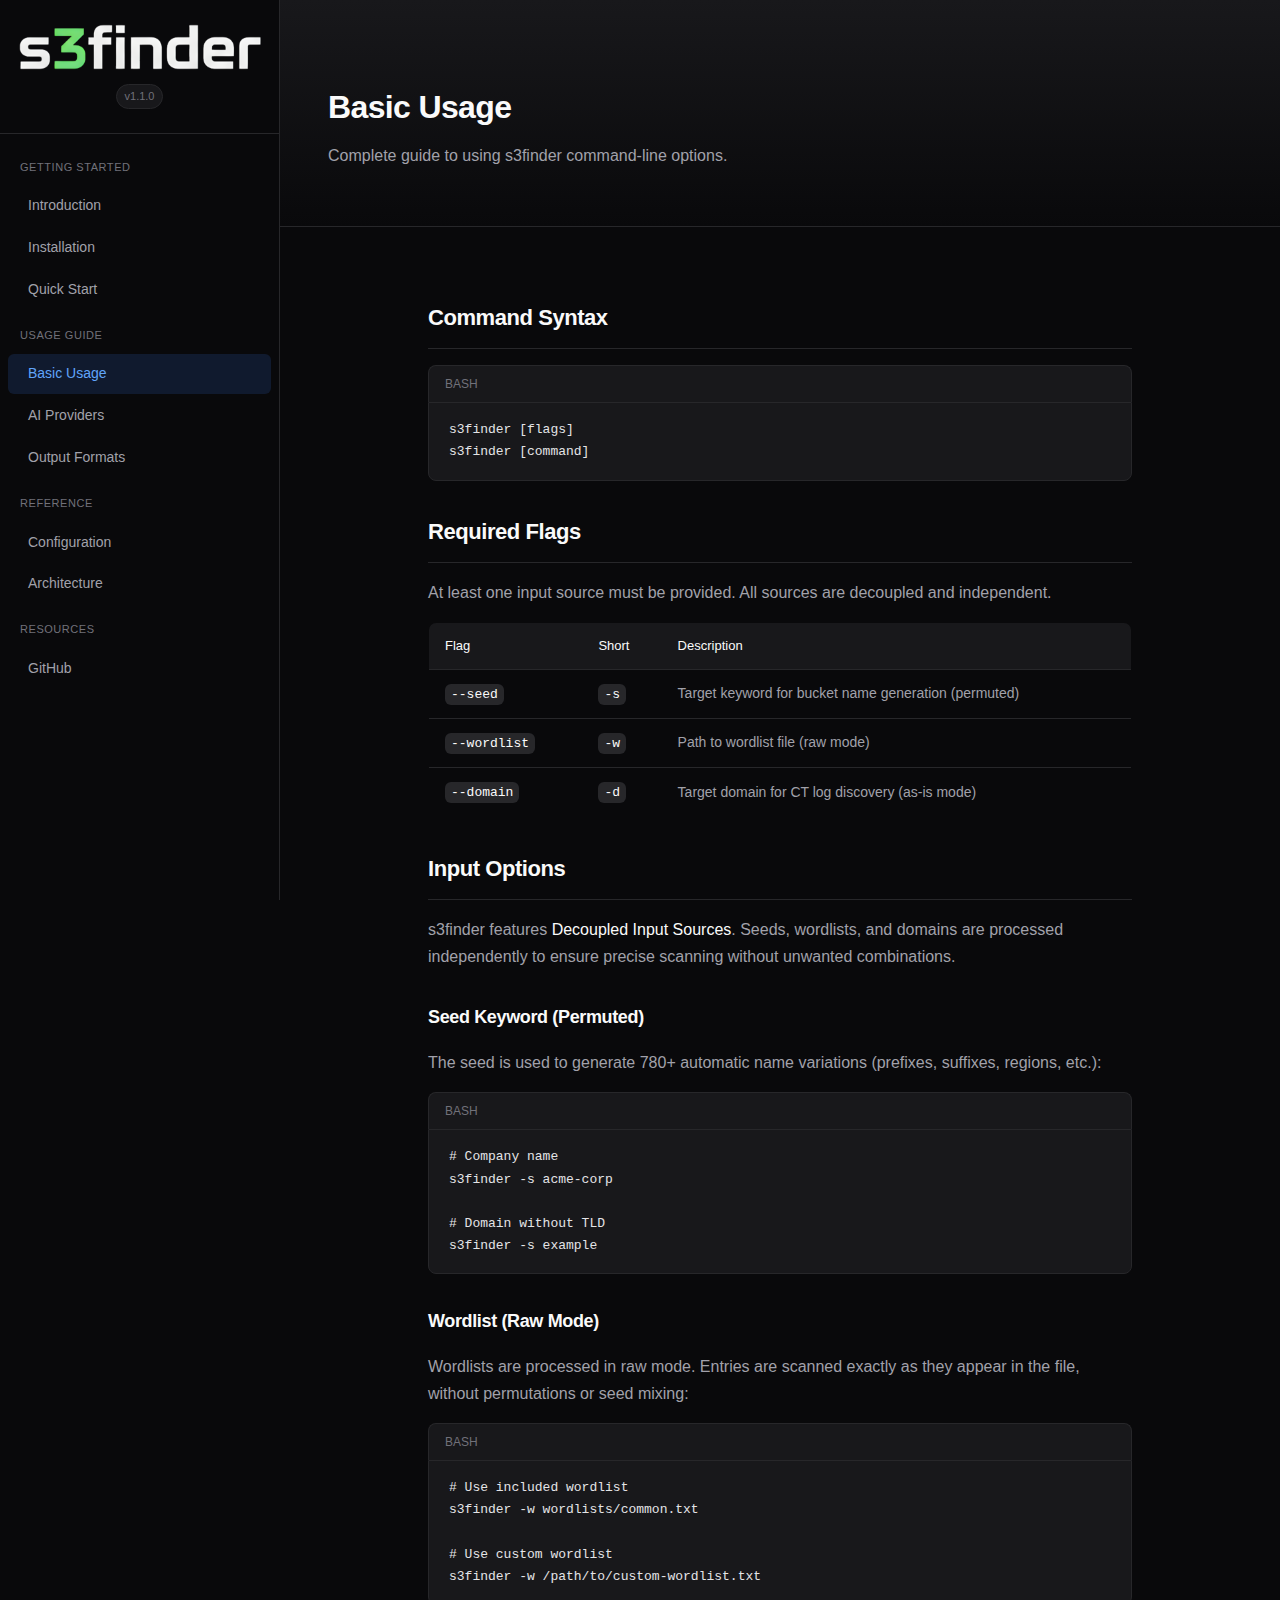
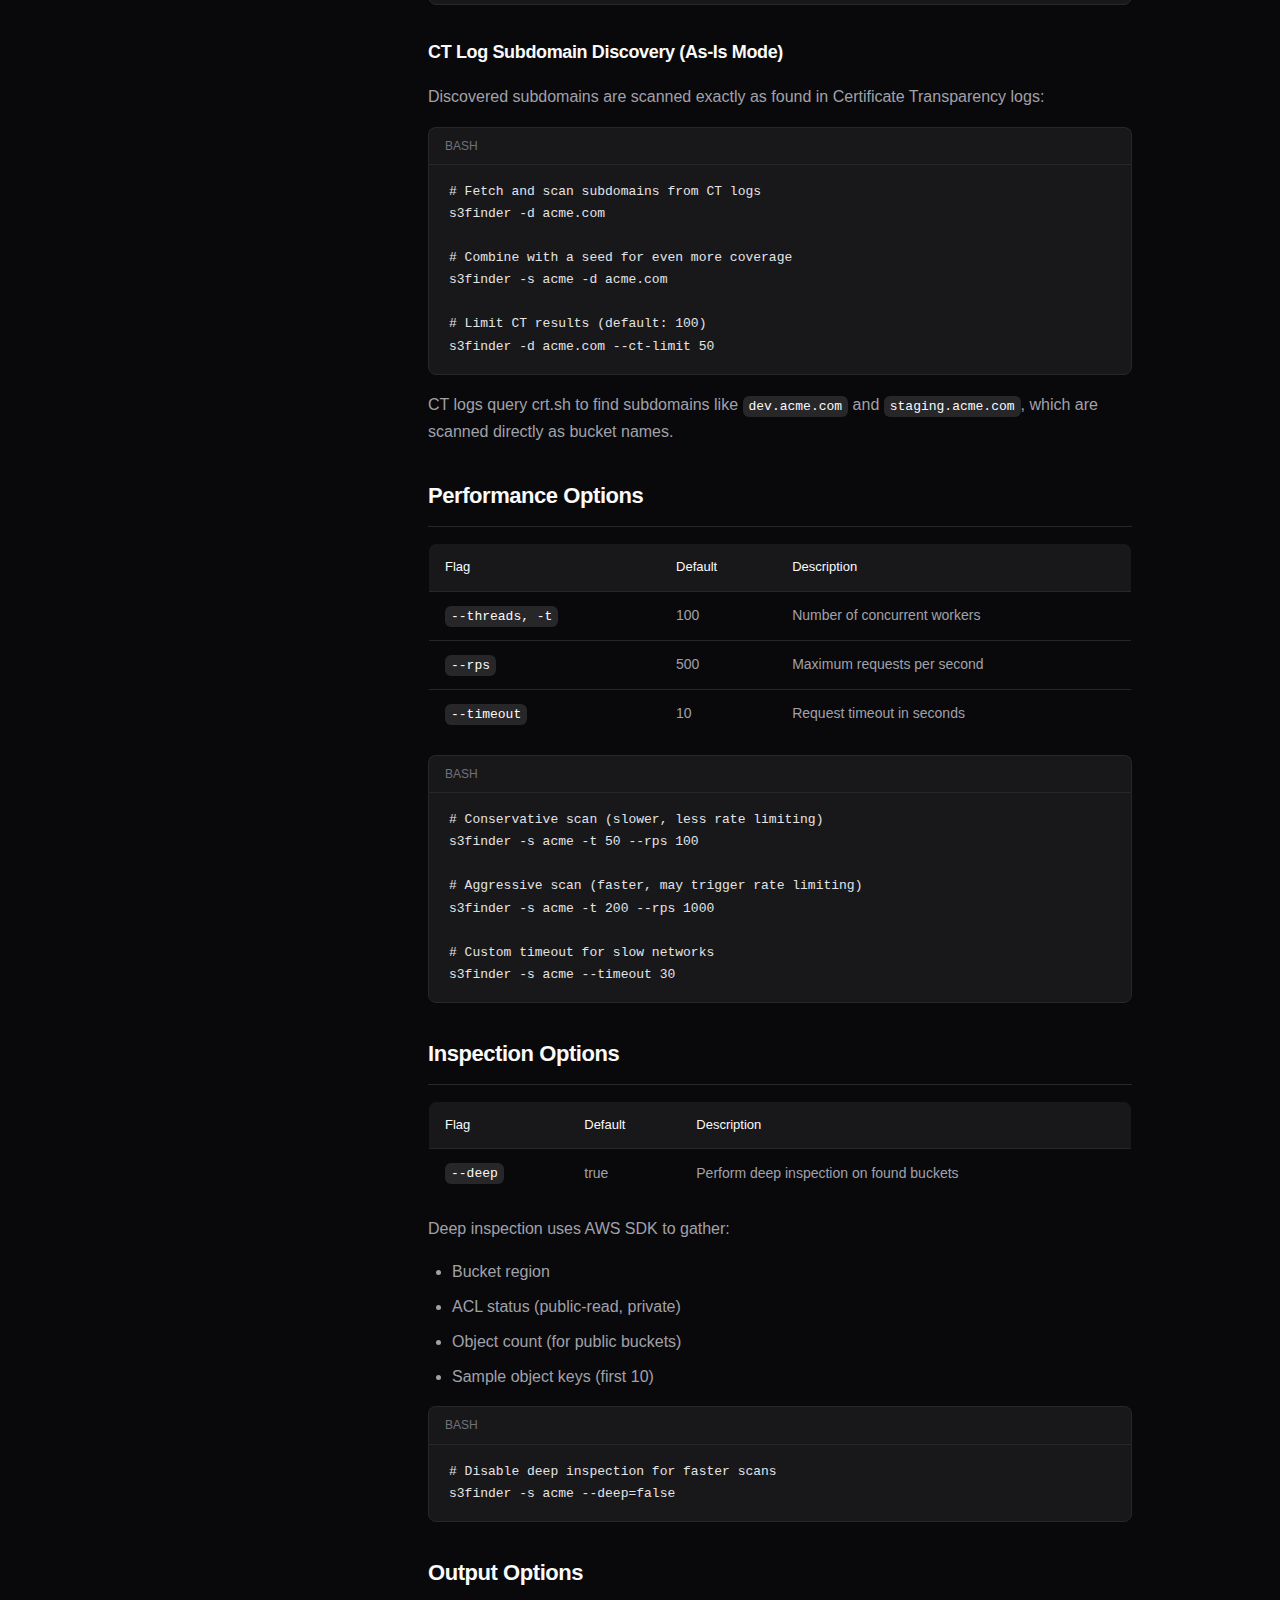
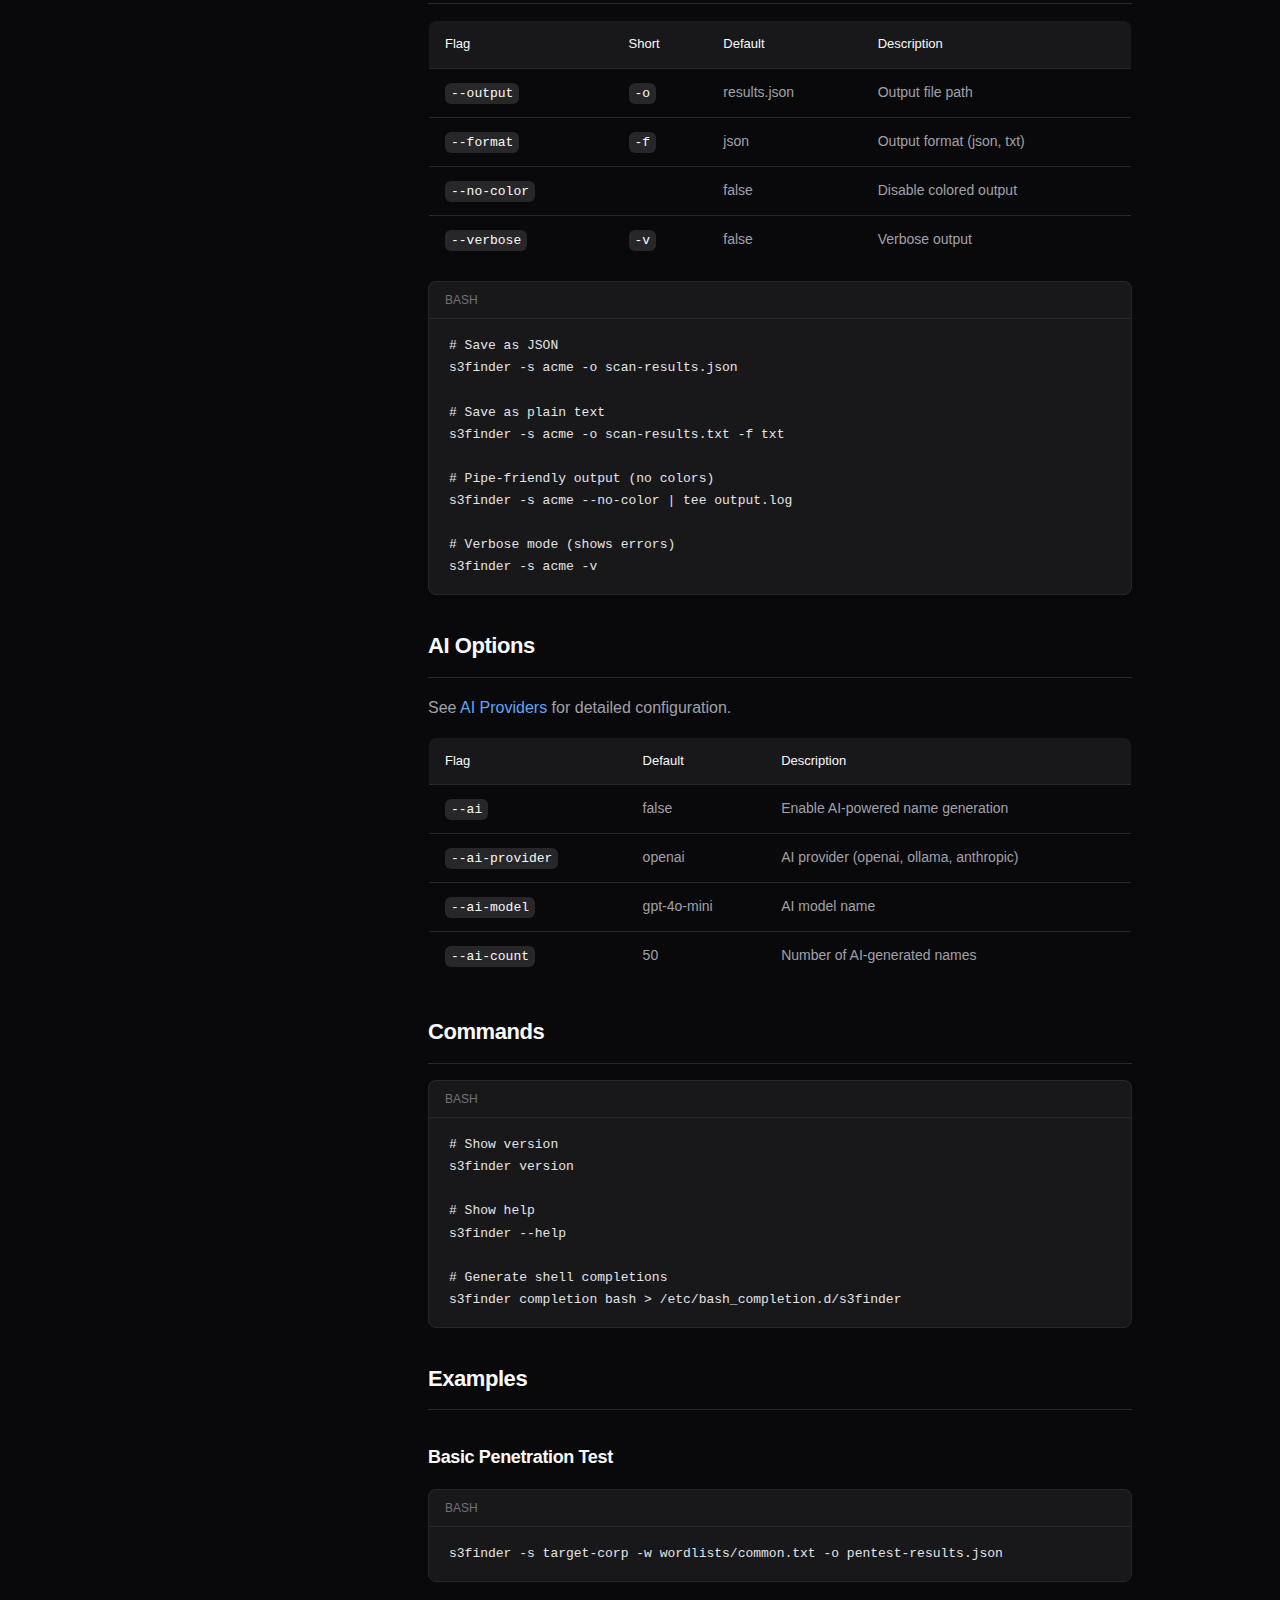
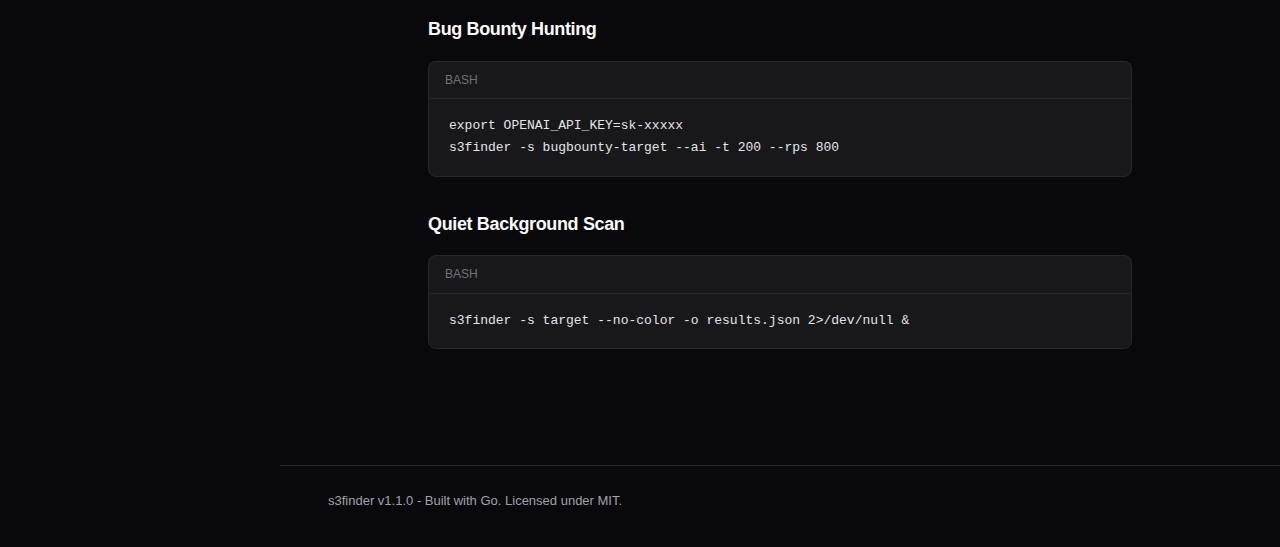
<file: docs/usage.html>
<!DOCTYPE html>
<html lang="en">
<head>
  <meta charset="UTF-8">
  <meta name="viewport" content="width=device-width, initial-scale=1.0">
  <title>Basic Usage - s3finder Documentation</title>
  <link rel="stylesheet" href="css/style.css">
</head>
<body>
  <div class="docs-wrapper">
    <!-- Mobile Menu -->
    <button class="mobile-menu-btn" onclick="toggleMenu()" aria-label="Toggle menu">
      <svg viewBox="0 0 24 24" fill="none" stroke="currentColor" stroke-width="2">
        <line x1="3" y1="12" x2="21" y2="12"/>
        <line x1="3" y1="6" x2="21" y2="6"/>
        <line x1="3" y1="18" x2="21" y2="18"/>
      </svg>
    </button>
    <div class="sidebar-overlay" onclick="toggleMenu()"></div>

    <aside class="sidebar">
      <div class="sidebar-header">
        <a href="index.html" class="sidebar-logo">
          <img src="images/logo.png" alt="s3finder">
        </a>
        <div class="sidebar-version">v1.2.3</div>
      </div>
      <nav class="sidebar-nav">
        <div class="nav-section">
          <div class="nav-section-title">Getting Started</div>
          <a href="index.html" class="nav-link">Introduction</a>
          <a href="installation.html" class="nav-link">Installation</a>
          <a href="quickstart.html" class="nav-link">Quick Start</a>
        </div>
        <div class="nav-section">
          <div class="nav-section-title">Usage Guide</div>
          <a href="usage.html" class="nav-link active">Basic Usage</a>
          <a href="ai-providers.html" class="nav-link">AI Providers</a>
          <a href="output.html" class="nav-link">Output Formats</a>
        </div>
        <div class="nav-section">
          <div class="nav-section-title">Reference</div>
          <a href="configuration.html" class="nav-link">Configuration</a>
          <a href="architecture.html" class="nav-link">Architecture</a>
        </div>
        <div class="nav-section">
          <div class="nav-section-title">Resources</div>
          <a href="https://github.com/xeloxa/s3finder" class="nav-link" target="_blank">GitHub</a>
        </div>
      </nav>
    </aside>

    <main class="main-content">
      <header class="content-header">
        <h1>Basic Usage</h1>
        <p>Complete guide to using s3finder command-line options.</p>
      </header>

      <div class="content-body">
        <h2>Command Syntax</h2>
        <div class="code-header"><span class="code-lang">bash</span></div>
        <pre><code>s3finder [flags]
s3finder [command]</code></pre>

        <h2>Required Flags</h2>
        <p>At least one input source must be provided. All sources are decoupled and independent.</p>
        <table>
          <thead><tr><th>Flag</th><th>Short</th><th>Description</th></tr></thead>
          <tbody>
            <tr><td><code>--seed</code></td><td><code>-s</code></td><td>Target keyword for bucket name generation (permuted)</td></tr>
            <tr><td><code>--wordlist</code></td><td><code>-w</code></td><td>Path to wordlist file (raw mode)</td></tr>
            <tr><td><code>--domain</code></td><td><code>-d</code></td><td>Target domain for CT log discovery (as-is mode)</td></tr>
          </tbody>
        </table>

        <h2>Input Options</h2>
        <p>s3finder features <strong>Decoupled Input Sources</strong>. Seeds, wordlists, and domains are processed independently to ensure precise scanning without unwanted combinations.</p>

        <h3>Seed Keyword (Permuted)</h3>
        <p>The seed is used to generate 780+ automatic name variations (prefixes, suffixes, regions, etc.):</p>
        <div class="code-header"><span class="code-lang">bash</span></div>
        <pre><code># Company name
s3finder -s acme-corp

# Domain without TLD
s3finder -s example</code></pre>

        <h3>Wordlist (Raw Mode)</h3>
        <p>Wordlists are processed in raw mode. Entries are scanned exactly as they appear in the file, without permutations or seed mixing:</p>
        <div class="code-header"><span class="code-lang">bash</span></div>
        <pre><code># Use included wordlist
s3finder -w wordlists/common.txt

# Use custom wordlist
s3finder -w /path/to/custom-wordlist.txt</code></pre>

        <h3>CT Log Subdomain Discovery (As-Is Mode)</h3>
        <p>Discovered subdomains are scanned exactly as found in Certificate Transparency logs:</p>
        <div class="code-header"><span class="code-lang">bash</span></div>
        <pre><code># Fetch and scan subdomains from CT logs
s3finder -d acme.com

# Combine with a seed for even more coverage
s3finder -s acme -d acme.com

# Limit CT results (default: 100)
s3finder -d acme.com --ct-limit 50</code></pre>
        <p>CT logs query crt.sh to find subdomains like <code>dev.acme.com</code> and <code>staging.acme.com</code>, which are scanned directly as bucket names.</p>

        <h2>Performance Options</h2>
        <table>
          <thead><tr><th>Flag</th><th>Default</th><th>Description</th></tr></thead>
          <tbody>
            <tr><td><code>--threads, -t</code></td><td>100</td><td>Number of concurrent workers</td></tr>
            <tr><td><code>--rps</code></td><td>500</td><td>Maximum requests per second</td></tr>
            <tr><td><code>--timeout</code></td><td>10</td><td>Request timeout in seconds</td></tr>
          </tbody>
        </table>

        <div class="code-header"><span class="code-lang">bash</span></div>
        <pre><code># Conservative scan (slower, less rate limiting)
s3finder -s acme -t 50 --rps 100

# Aggressive scan (faster, may trigger rate limiting)
s3finder -s acme -t 200 --rps 1000

# Custom timeout for slow networks
s3finder -s acme --timeout 30</code></pre>

        <h2>Inspection Options</h2>
        <table>
          <thead><tr><th>Flag</th><th>Default</th><th>Description</th></tr></thead>
          <tbody>
            <tr><td><code>--deep</code></td><td>true</td><td>Perform deep inspection on found buckets</td></tr>
          </tbody>
        </table>

        <p>Deep inspection uses AWS SDK to gather:</p>
        <ul>
          <li>Bucket region</li>
          <li>ACL status (public-read, private)</li>
          <li>Object count (for public buckets)</li>
          <li>Sample object keys (first 10)</li>
        </ul>

        <div class="code-header"><span class="code-lang">bash</span></div>
        <pre><code># Disable deep inspection for faster scans
s3finder -s acme --deep=false</code></pre>

        <h2>Output Options</h2>
        <table>
          <thead><tr><th>Flag</th><th>Short</th><th>Default</th><th>Description</th></tr></thead>
          <tbody>
            <tr><td><code>--output</code></td><td><code>-o</code></td><td>results.json</td><td>Output file path</td></tr>
            <tr><td><code>--format</code></td><td><code>-f</code></td><td>json</td><td>Output format (json, txt)</td></tr>
            <tr><td><code>--no-color</code></td><td></td><td>false</td><td>Disable colored output</td></tr>
            <tr><td><code>--verbose</code></td><td><code>-v</code></td><td>false</td><td>Verbose output</td></tr>
          </tbody>
        </table>

        <div class="code-header"><span class="code-lang">bash</span></div>
        <pre><code># Save as JSON
s3finder -s acme -o scan-results.json

# Save as plain text
s3finder -s acme -o scan-results.txt -f txt

# Pipe-friendly output (no colors)
s3finder -s acme --no-color | tee output.log

# Verbose mode (shows errors)
s3finder -s acme -v</code></pre>

        <h2>AI Options</h2>
        <p>See <a href="ai-providers.html">AI Providers</a> for detailed configuration.</p>
        <table>
          <thead><tr><th>Flag</th><th>Default</th><th>Description</th></tr></thead>
          <tbody>
            <tr><td><code>--ai</code></td><td>false</td><td>Enable AI-powered name generation</td></tr>
            <tr><td><code>--ai-provider</code></td><td>openai</td><td>AI provider (openai, ollama, anthropic)</td></tr>
            <tr><td><code>--ai-model</code></td><td>gpt-4o-mini</td><td>AI model name</td></tr>
            <tr><td><code>--ai-count</code></td><td>50</td><td>Number of AI-generated names</td></tr>
          </tbody>
        </table>

        <h2>Commands</h2>
        <div class="code-header"><span class="code-lang">bash</span></div>
        <pre><code># Show version
s3finder version

# Show help
s3finder --help

# Generate shell completions
s3finder completion bash > /etc/bash_completion.d/s3finder</code></pre>

        <h2>Examples</h2>
        <h3>Basic Penetration Test</h3>
        <div class="code-header"><span class="code-lang">bash</span></div>
        <pre><code>s3finder -s target-corp -w wordlists/common.txt -o pentest-results.json</code></pre>

        <h3>Bug Bounty Hunting</h3>
        <div class="code-header"><span class="code-lang">bash</span></div>
        <pre><code>export OPENAI_API_KEY=sk-xxxxx
s3finder -s bugbounty-target --ai -t 200 --rps 800</code></pre>

        <h3>Quiet Background Scan</h3>
        <div class="code-header"><span class="code-lang">bash</span></div>
        <pre><code>s3finder -s target --no-color -o results.json 2>/dev/null &</code></pre>
      </div>

      <footer class="docs-footer">
        <p>s3finder v1.2.3 - Built with Go. Licensed under MIT.</p>
      </footer>
    </main>
  </div>

  <script>
    function copyCode(btn) {
      const pre = btn.closest('.code-header').nextElementSibling;
      navigator.clipboard.writeText(pre.querySelector('code').textContent);
      btn.textContent = 'Copied!';
      setTimeout(() => { btn.textContent = 'Copy'; }, 2000);
    }
    function toggleMenu() {
      document.querySelector('.sidebar').classList.toggle('open');
      document.querySelector('.sidebar-overlay').classList.toggle('active');
    }
  </script>
  <script src="js/version.js"></script>
</body>
</html>
</file>
<file: docs/css/style.css>
/* shadcn/ui Inspired Dark Theme Documentation CSS */
:root {
  /* Background colors */
  --background: #09090b;
  --background-secondary: #0a0a0c;
  --sidebar-bg: #09090b;

  /* Foreground colors */
  --foreground: #fafafa;
  --foreground-muted: #a1a1aa;
  --foreground-subtle: #71717a;

  /* Border colors */
  --border: #27272a;
  --border-hover: #3f3f46;

  /* Primary - Zinc accent */
  --primary: #18181b;
  --primary-foreground: #fafafa;

  /* Accent - Subtle blue */
  --accent: #3b82f6;
  --accent-muted: rgba(59, 130, 246, 0.15);
  --accent-foreground: #60a5fa;

  /* Status colors */
  --success: #22c55e;
  --success-muted: rgba(34, 197, 94, 0.15);
  --warning: #eab308;
  --warning-muted: rgba(234, 179, 8, 0.15);
  --danger: #ef4444;
  --danger-muted: rgba(239, 68, 68, 0.15);
  --info: #3b82f6;
  --info-muted: rgba(59, 130, 246, 0.15);

  /* Card */
  --card: #18181b;
  --card-hover: #1f1f23;
  --card-border: #27272a;

  /* Code */
  --code-bg: #18181b;
  --code-inline-bg: #27272a;
  --code-text: #e4e4e7;

  /* Radius */
  --radius: 8px;
  --radius-lg: 12px;
  --radius-sm: 6px;
}

* {
  margin: 0;
  padding: 0;
  box-sizing: border-box;
}

html {
  scroll-behavior: smooth;
}

body {
  font-family: -apple-system, BlinkMacSystemFont, 'Segoe UI', 'Inter', Roboto, sans-serif;
  line-height: 1.7;
  color: var(--foreground);
  background: var(--background);
  -webkit-font-smoothing: antialiased;
  -moz-osx-font-smoothing: grayscale;
}

/* Layout */
.docs-wrapper {
  display: flex;
  min-height: 100vh;
}

/* Sidebar */
.sidebar {
  width: 280px;
  background: var(--sidebar-bg);
  border-right: 1px solid var(--border);
  position: fixed;
  height: 100vh;
  overflow-y: auto;
  z-index: 100;
}

.sidebar::-webkit-scrollbar {
  width: 6px;
}

.sidebar::-webkit-scrollbar-track {
  background: transparent;
}

.sidebar::-webkit-scrollbar-thumb {
  background: var(--border);
  border-radius: 3px;
}

.sidebar::-webkit-scrollbar-thumb:hover {
  background: var(--border-hover);
}

.sidebar-header {
  padding: 24px 20px;
  border-bottom: 1px solid var(--border);
  text-align: center;
}

.sidebar-logo {
  display: flex;
  align-items: center;
  justify-content: center;
  gap: 12px;
  text-decoration: none;
  color: var(--foreground);
}

.sidebar-logo svg {
  width: 28px;
  height: 28px;
  stroke: var(--accent);
}

.sidebar-logo img {
  height: 48px;
  width: auto;
}

.sidebar-logo span {
  font-size: 18px;
  font-weight: 600;
  letter-spacing: -0.02em;
}

.sidebar-version {
  display: inline-block;
  font-size: 11px;
  color: var(--foreground-subtle);
  background: var(--card);
  padding: 2px 8px;
  border-radius: 9999px;
  margin-top: 12px;
  border: 1px solid var(--border);
}

.sidebar-nav {
  padding: 16px 0;
}

.nav-section {
  margin-bottom: 8px;
}

.nav-section-title {
  padding: 8px 20px 8px;
  font-size: 11px;
  font-weight: 500;
  text-transform: uppercase;
  letter-spacing: 0.05em;
  color: var(--foreground-subtle);
}

.nav-link {
  display: flex;
  align-items: center;
  gap: 10px;
  padding: 8px 20px;
  margin: 2px 8px;
  color: var(--foreground-muted);
  text-decoration: none;
  font-size: 14px;
  border-radius: var(--radius-sm);
  transition: all 0.15s ease;
}

.nav-link:hover {
  background: var(--card);
  color: var(--foreground);
}

.nav-link.active {
  background: var(--accent-muted);
  color: var(--accent-foreground);
}

.nav-link svg {
  width: 16px;
  height: 16px;
  opacity: 0.7;
}

/* Main Content */
.main-content {
  flex: 1;
  margin-left: 280px;
  min-height: 100vh;
  background: var(--background);
}

.content-header {
  background: linear-gradient(180deg, var(--card) 0%, var(--background) 100%);
  border-bottom: 1px solid var(--border);
  padding: 48px 48px 40px;
}

.content-header h1 {
  font-size: 32px;
  font-weight: 600;
  letter-spacing: -0.02em;
  margin-bottom: 8px;
  color: var(--foreground);
}

.content-header p {
  font-size: 16px;
  color: var(--foreground-muted);
  max-width: 600px;
}

.content-body {
  padding: 40px 48px;
  max-width: 900px;
  margin: 0 auto;
}

/* Typography */
h1, h2, h3, h4, h5, h6 {
  color: var(--foreground);
  font-weight: 600;
  letter-spacing: -0.02em;
  margin-top: 32px;
  margin-bottom: 16px;
}

h1 { font-size: 28px; }
h2 {
  font-size: 22px;
  padding-bottom: 12px;
  border-bottom: 1px solid var(--border);
}
h3 { font-size: 18px; }
h4 { font-size: 16px; }

p {
  margin-bottom: 16px;
  color: var(--foreground-muted);
}

ul, ol {
  margin-bottom: 16px;
  padding-left: 24px;
  color: var(--foreground-muted);
}

li {
  margin-bottom: 8px;
}

a {
  color: var(--accent-foreground);
  text-decoration: none;
  transition: color 0.15s ease;
}

a:hover {
  color: var(--accent);
  text-decoration: underline;
}

strong {
  color: var(--foreground);
  font-weight: 500;
}

/* Code */
code {
  font-family: 'SF Mono', 'JetBrains Mono', 'Fira Code', Consolas, monospace;
  font-size: 13px;
  background: var(--code-inline-bg);
  padding: 3px 6px;
  border-radius: var(--radius-sm);
  color: var(--foreground);
}

pre {
  background: var(--code-bg);
  border: 1px solid var(--border);
  color: var(--code-text);
  padding: 16px 20px;
  border-radius: var(--radius);
  overflow-x: auto;
  margin: 16px 0;
}

pre code {
  background: none;
  padding: 0;
  color: inherit;
  font-size: 13px;
  line-height: 1.6;
}

.code-header {
  display: flex;
  justify-content: space-between;
  align-items: center;
  background: var(--card);
  border: 1px solid var(--border);
  border-bottom: none;
  padding: 8px 16px;
  border-radius: var(--radius) var(--radius) 0 0;
  margin-bottom: 0;
}

.code-header + pre {
  margin-top: 0;
  border-radius: 0 0 var(--radius) var(--radius);
}

.code-lang {
  font-size: 12px;
  color: var(--foreground-subtle);
  text-transform: uppercase;
  font-weight: 500;
}

.copy-btn {
  background: transparent;
  border: 1px solid var(--border);
  color: var(--foreground-muted);
  cursor: pointer;
  font-size: 12px;
  padding: 4px 10px;
  border-radius: var(--radius-sm);
  transition: all 0.15s ease;
}

.copy-btn:hover {
  background: var(--card-hover);
  color: var(--foreground);
  border-color: var(--border-hover);
}

/* Tables */
table {
  width: 100%;
  border-collapse: collapse;
  margin: 16px 0;
  font-size: 14px;
  border: 1px solid var(--border);
  border-radius: var(--radius);
  overflow: hidden;
}

th, td {
  padding: 12px 16px;
  text-align: left;
  border-bottom: 1px solid var(--border);
}

th {
  background: var(--card);
  font-weight: 500;
  color: var(--foreground);
  font-size: 13px;
}

td {
  color: var(--foreground-muted);
}

tr:last-child td {
  border-bottom: none;
}

tr:hover td {
  background: var(--card);
}

/* Alerts */
.alert {
  padding: 16px 20px;
  border-radius: var(--radius);
  margin: 16px 0;
  display: flex;
  gap: 12px;
  border: 1px solid;
}

.alert-icon {
  flex-shrink: 0;
  width: 18px;
  height: 18px;
  margin-top: 2px;
}

.alert-info {
  background: var(--info-muted);
  border-color: rgba(59, 130, 246, 0.3);
  color: var(--accent-foreground);
}

.alert-info .alert-icon {
  stroke: var(--accent-foreground);
}

.alert-success {
  background: var(--success-muted);
  border-color: rgba(34, 197, 94, 0.3);
  color: #4ade80;
}

.alert-success .alert-icon {
  stroke: #4ade80;
}

.alert-warning {
  background: var(--warning-muted);
  border-color: rgba(234, 179, 8, 0.3);
  color: #facc15;
}

.alert-warning .alert-icon {
  stroke: #facc15;
}

.alert-danger {
  background: var(--danger-muted);
  border-color: rgba(239, 68, 68, 0.3);
  color: #f87171;
}

.alert-danger .alert-icon {
  stroke: #f87171;
}

/* Cards */
.card-grid {
  display: grid;
  grid-template-columns: repeat(auto-fit, minmax(250px, 1fr));
  gap: 16px;
  margin: 24px 0;
}

.card {
  background: var(--card);
  border: 1px solid var(--border);
  border-radius: var(--radius-lg);
  padding: 24px;
  transition: all 0.2s ease;
}

.card:hover {
  border-color: var(--border-hover);
  background: var(--card-hover);
}

.card-icon {
  width: 40px;
  height: 40px;
  background: var(--accent-muted);
  border-radius: var(--radius);
  display: flex;
  align-items: center;
  justify-content: center;
  margin-bottom: 16px;
}

.card-icon svg {
  width: 20px;
  height: 20px;
  stroke: var(--accent-foreground);
}

.card h3 {
  margin-top: 0;
  font-size: 16px;
  color: var(--foreground);
}

.card p {
  color: var(--foreground-muted);
  font-size: 14px;
  margin-bottom: 0;
}

/* Badges */
.badge {
  display: inline-block;
  padding: 4px 10px;
  border-radius: 9999px;
  font-size: 11px;
  font-weight: 500;
  text-transform: uppercase;
  letter-spacing: 0.02em;
}

.badge-success {
  background: var(--success-muted);
  color: #4ade80;
}

.badge-warning {
  background: var(--warning-muted);
  color: #facc15;
}

.badge-info {
  background: var(--info-muted);
  color: var(--accent-foreground);
}

.badge-danger {
  background: var(--danger-muted);
  color: #f87171;
}

/* Feature Grid (Index page) */
.feature-grid {
  display: grid;
  grid-template-columns: repeat(auto-fit, minmax(280px, 1fr));
  gap: 20px;
  margin: 32px 0;
}

.feature-item {
  background: var(--card);
  border: 1px solid var(--border);
  border-radius: var(--radius-lg);
  padding: 24px;
  transition: all 0.2s ease;
}

.feature-item:hover {
  border-color: var(--border-hover);
}

.feature-icon {
  width: 44px;
  height: 44px;
  background: var(--accent-muted);
  border-radius: var(--radius);
  display: flex;
  align-items: center;
  justify-content: center;
  margin-bottom: 16px;
}

.feature-icon svg {
  width: 22px;
  height: 22px;
  stroke: var(--accent-foreground);
}

.feature-item h3 {
  margin: 0 0 8px 0;
  font-size: 16px;
}

.feature-item p {
  margin: 0;
  font-size: 14px;
}

/* Hero Section */
.hero {
  text-align: center;
  padding: 60px 40px;
  background: linear-gradient(180deg, var(--card) 0%, var(--background) 100%);
  border-bottom: 1px solid var(--border);
  display: flex;
  flex-direction: column;
  align-items: center;
}

.hero-badge {
  display: inline-block;
  background: var(--accent-muted);
  color: var(--accent-foreground);
  padding: 6px 14px;
  border-radius: 9999px;
  font-size: 12px;
  font-weight: 500;
  margin-bottom: 24px;
  border: 1px solid rgba(59, 130, 246, 0.3);
}

.hero-logo {
  display: block;
  max-width: 360px;
  height: auto;
  margin: 0 auto 32px auto;
}

.hero h1 {
  font-size: 40px;
  font-weight: 700;
  letter-spacing: -0.03em;
  margin: 0 0 16px 0;
  background: linear-gradient(135deg, var(--foreground) 0%, var(--foreground-muted) 100%);
  -webkit-background-clip: text;
  -webkit-text-fill-color: transparent;
  background-clip: text;
}

.visually-hidden {
  position: absolute;
  width: 1px;
  height: 1px;
  padding: 0;
  margin: -1px;
  overflow: hidden;
  clip: rect(0, 0, 0, 0);
  white-space: nowrap;
  border: 0;
}

.hero p {
  font-size: 18px;
  color: var(--foreground-muted);
  max-width: 600px;
  margin: 0 auto 32px;
}

.hero-buttons {
  display: flex;
  gap: 12px;
  justify-content: center;
  flex-wrap: wrap;
}

.btn {
  display: inline-flex;
  align-items: center;
  gap: 8px;
  padding: 12px 24px;
  border-radius: var(--radius);
  font-size: 14px;
  font-weight: 500;
  text-decoration: none;
  transition: all 0.15s ease;
  border: 1px solid transparent;
}

.btn-primary {
  background: var(--foreground);
  color: var(--background);
}

.btn-primary:hover {
  background: var(--foreground-muted);
  text-decoration: none;
}

.btn-secondary {
  background: transparent;
  color: var(--foreground);
  border-color: var(--border);
}

.btn-secondary:hover {
  background: var(--card);
  border-color: var(--border-hover);
  text-decoration: none;
}

.btn svg {
  width: 16px;
  height: 16px;
}

/* Architecture Diagram */
.arch-diagram {
  background: var(--code-bg);
  border: 1px solid var(--border);
  color: var(--code-text);
  padding: 24px;
  border-radius: var(--radius);
  font-family: 'SF Mono', 'JetBrains Mono', monospace;
  font-size: 11px;
  line-height: 1.4;
  overflow-x: auto;
  white-space: pre;
}

/* Component List (Architecture page) */
.component-list {
  display: grid;
  grid-template-columns: repeat(auto-fit, minmax(280px, 1fr));
  gap: 16px;
  margin: 24px 0;
}

.component-item {
  background: var(--card);
  border: 1px solid var(--border);
  border-radius: var(--radius);
  padding: 20px;
}

.component-item:hover {
  border-color: var(--border-hover);
}

.component-item h4 {
  margin: 0 0 8px 0;
  color: var(--foreground);
  font-size: 15px;
}

.component-item p {
  margin: 0 0 12px 0;
  font-size: 13px;
}

.component-item code {
  font-size: 11px;
}

/* Footer */
.docs-footer {
  border-top: 1px solid var(--border);
  padding: 24px 48px;
  margin-top: 60px;
  color: var(--foreground-subtle);
  font-size: 13px;
}

/* Mobile Menu Button */
.mobile-menu-btn {
  display: none;
  position: fixed;
  top: 16px;
  left: 16px;
  z-index: 200;
  background: var(--card);
  color: var(--foreground);
  border: 1px solid var(--border);
  padding: 10px;
  border-radius: var(--radius);
  cursor: pointer;
  align-items: center;
  justify-content: center;
}

.mobile-menu-btn svg {
  width: 20px;
  height: 20px;
}

/* Mobile Overlay */
.sidebar-overlay {
  display: none;
  position: fixed;
  top: 0;
  left: 0;
  right: 0;
  bottom: 0;
  background: rgba(0, 0, 0, 0.6);
  z-index: 90;
  backdrop-filter: blur(4px);
}

.sidebar-overlay.active {
  display: block;
}

/* Responsive Tables */
.table-wrapper {
  overflow-x: auto;
  margin: 16px 0;
  -webkit-overflow-scrolling: touch;
}

.table-wrapper table {
  margin: 0;
  min-width: 500px;
}

/* Large Desktop (1400px+) */
@media (min-width: 1400px) {
  .content-body {
    max-width: 1000px;
  }

  .feature-grid {
    grid-template-columns: repeat(3, 1fr);
  }
}

/* Desktop (1024px - 1399px) */
@media (max-width: 1399px) {
  .content-body {
    max-width: 800px;
  }
}

/* Tablet (768px - 1023px) */
@media (max-width: 1023px) {
  .sidebar {
    width: 260px;
  }

  .main-content {
    margin-left: 260px;
  }

  .content-header {
    padding: 40px 32px;
  }

  .content-body {
    padding: 32px;
  }

  .feature-grid {
    grid-template-columns: repeat(2, 1fr);
    gap: 16px;
  }

  .card-grid {
    grid-template-columns: repeat(2, 1fr);
  }

  .component-list {
    grid-template-columns: repeat(2, 1fr);
  }

  .hero {
    padding: 48px 32px;
  }

  .hero h1 {
    font-size: 36px;
  }
}

/* Mobile Landscape & Small Tablet (640px - 767px) */
@media (max-width: 767px) {
  .sidebar {
    position: fixed;
    width: 280px;
    transform: translateX(-100%);
    transition: transform 0.3s ease;
    box-shadow: none;
  }

  .sidebar.open {
    transform: translateX(0);
    box-shadow: 4px 0 20px rgba(0, 0, 0, 0.3);
  }

  .main-content {
    margin-left: 0;
  }

  .mobile-menu-btn {
    display: flex;
  }

  .content-header {
    padding: 80px 20px 32px;
  }

  .content-header h1 {
    font-size: 26px;
  }

  .content-header p {
    font-size: 15px;
  }

  .content-body {
    padding: 24px 20px;
  }

  .hero {
    padding: 80px 20px 40px;
  }

  .hero h1 {
    font-size: 32px;
  }

  .hero p {
    font-size: 16px;
  }

  .hero-buttons {
    flex-direction: column;
    align-items: center;
  }

  .btn {
    width: 100%;
    max-width: 280px;
    justify-content: center;
  }

  .feature-grid {
    grid-template-columns: 1fr;
    gap: 12px;
  }

  .feature-item {
    padding: 20px;
  }

  .card-grid {
    grid-template-columns: 1fr;
  }

  .component-list {
    grid-template-columns: 1fr;
  }

  .docs-footer {
    padding: 24px 20px;
  }

  h2 {
    font-size: 20px;
  }

  h3 {
    font-size: 16px;
  }

  /* Code blocks */
  pre {
    padding: 14px 16px;
    font-size: 12px;
    border-radius: var(--radius-sm);
  }

  .code-header {
    padding: 6px 12px;
  }

  .arch-diagram {
    font-size: 9px;
    padding: 16px;
  }

  /* Alerts */
  .alert {
    padding: 14px 16px;
    flex-direction: column;
    gap: 8px;
  }

  .alert-icon {
    margin-top: 0;
  }
}

/* Mobile Portrait (< 640px) */
@media (max-width: 639px) {
  .content-header {
    padding: 72px 16px 24px;
  }

  .content-header h1 {
    font-size: 22px;
  }

  .content-body {
    padding: 20px 16px;
  }

  .hero {
    padding: 72px 16px 32px;
  }

  .hero-badge {
    font-size: 11px;
    padding: 5px 12px;
  }

  .hero h1 {
    font-size: 26px;
  }

  .hero p {
    font-size: 14px;
  }

  .feature-item {
    padding: 16px;
  }

  .feature-icon {
    width: 38px;
    height: 38px;
  }

  .feature-icon svg {
    width: 18px;
    height: 18px;
  }

  .feature-item h3 {
    font-size: 15px;
  }

  .feature-item p {
    font-size: 13px;
  }

  .card {
    padding: 16px;
  }

  .card h3 {
    font-size: 15px;
  }

  .card p {
    font-size: 13px;
  }

  /* Tables - stack on mobile */
  table {
    font-size: 13px;
  }

  th, td {
    padding: 10px 12px;
  }

  code {
    font-size: 12px;
    padding: 2px 5px;
  }

  pre code {
    font-size: 11px;
  }

  .badge {
    font-size: 10px;
    padding: 3px 8px;
  }

  .docs-footer {
    padding: 20px 16px;
    font-size: 12px;
  }

  /* Sidebar adjustments */
  .sidebar {
    width: 260px;
  }

  .sidebar-header {
    padding: 20px 16px;
  }

  .sidebar-logo span {
    font-size: 16px;
  }

  .nav-link {
    padding: 8px 16px;
    font-size: 13px;
  }

  .nav-section-title {
    padding: 8px 16px;
    font-size: 10px;
  }
}

/* Extra small devices (< 380px) */
@media (max-width: 379px) {
  .content-header h1 {
    font-size: 20px;
  }

  .hero h1 {
    font-size: 22px;
  }

  .hero p {
    font-size: 13px;
  }

  .btn {
    padding: 10px 20px;
    font-size: 13px;
  }

  .feature-item h3 {
    font-size: 14px;
  }

  pre {
    font-size: 11px;
    padding: 12px;
  }

  .arch-diagram {
    font-size: 8px;
    padding: 12px;
  }
}

/* Touch device optimizations */
@media (hover: none) and (pointer: coarse) {
  .nav-link {
    padding: 12px 20px;
  }

  .btn {
    padding: 14px 24px;
  }

  .copy-btn {
    padding: 6px 12px;
  }

  .card:hover,
  .feature-item:hover,
  .component-item:hover {
    border-color: var(--border);
    background: var(--card);
  }
}

/* Landscape orientation on mobile */
@media (max-height: 500px) and (orientation: landscape) {
  .hero {
    padding: 60px 20px 30px;
  }

  .hero h1 {
    font-size: 24px;
    margin-bottom: 8px;
  }

  .hero p {
    margin-bottom: 20px;
  }

  .content-header {
    padding: 60px 20px 24px;
  }
}

/* Print styles */
@media print {
  .sidebar,
  .mobile-menu-btn,
  .sidebar-overlay,
  .copy-btn {
    display: none !important;
  }

  .main-content {
    margin-left: 0;
  }

  .content-body {
    max-width: 100%;
  }

  body {
    background: white;
    color: black;
  }

  a {
    color: black;
    text-decoration: underline;
  }
}

/* Syntax Highlighting (Dark theme) */
.hljs-keyword { color: #c678dd; }
.hljs-string { color: #98c379; }
.hljs-number { color: #d19a66; }
.hljs-comment { color: #5c6370; font-style: italic; }
.hljs-function { color: #61afef; }
.hljs-variable { color: #e06c75; }
.hljs-attr { color: #d19a66; }
.hljs-built_in { color: #e6c07b; }

/* Scrollbar for main content */
.main-content::-webkit-scrollbar {
  width: 8px;
}

.main-content::-webkit-scrollbar-track {
  background: var(--background);
}

.main-content::-webkit-scrollbar-thumb {
  background: var(--border);
  border-radius: 4px;
}

.main-content::-webkit-scrollbar-thumb:hover {
  background: var(--border-hover);
}

/* Selection */
::selection {
  background: var(--accent-muted);
  color: var(--foreground);
}
</file>
